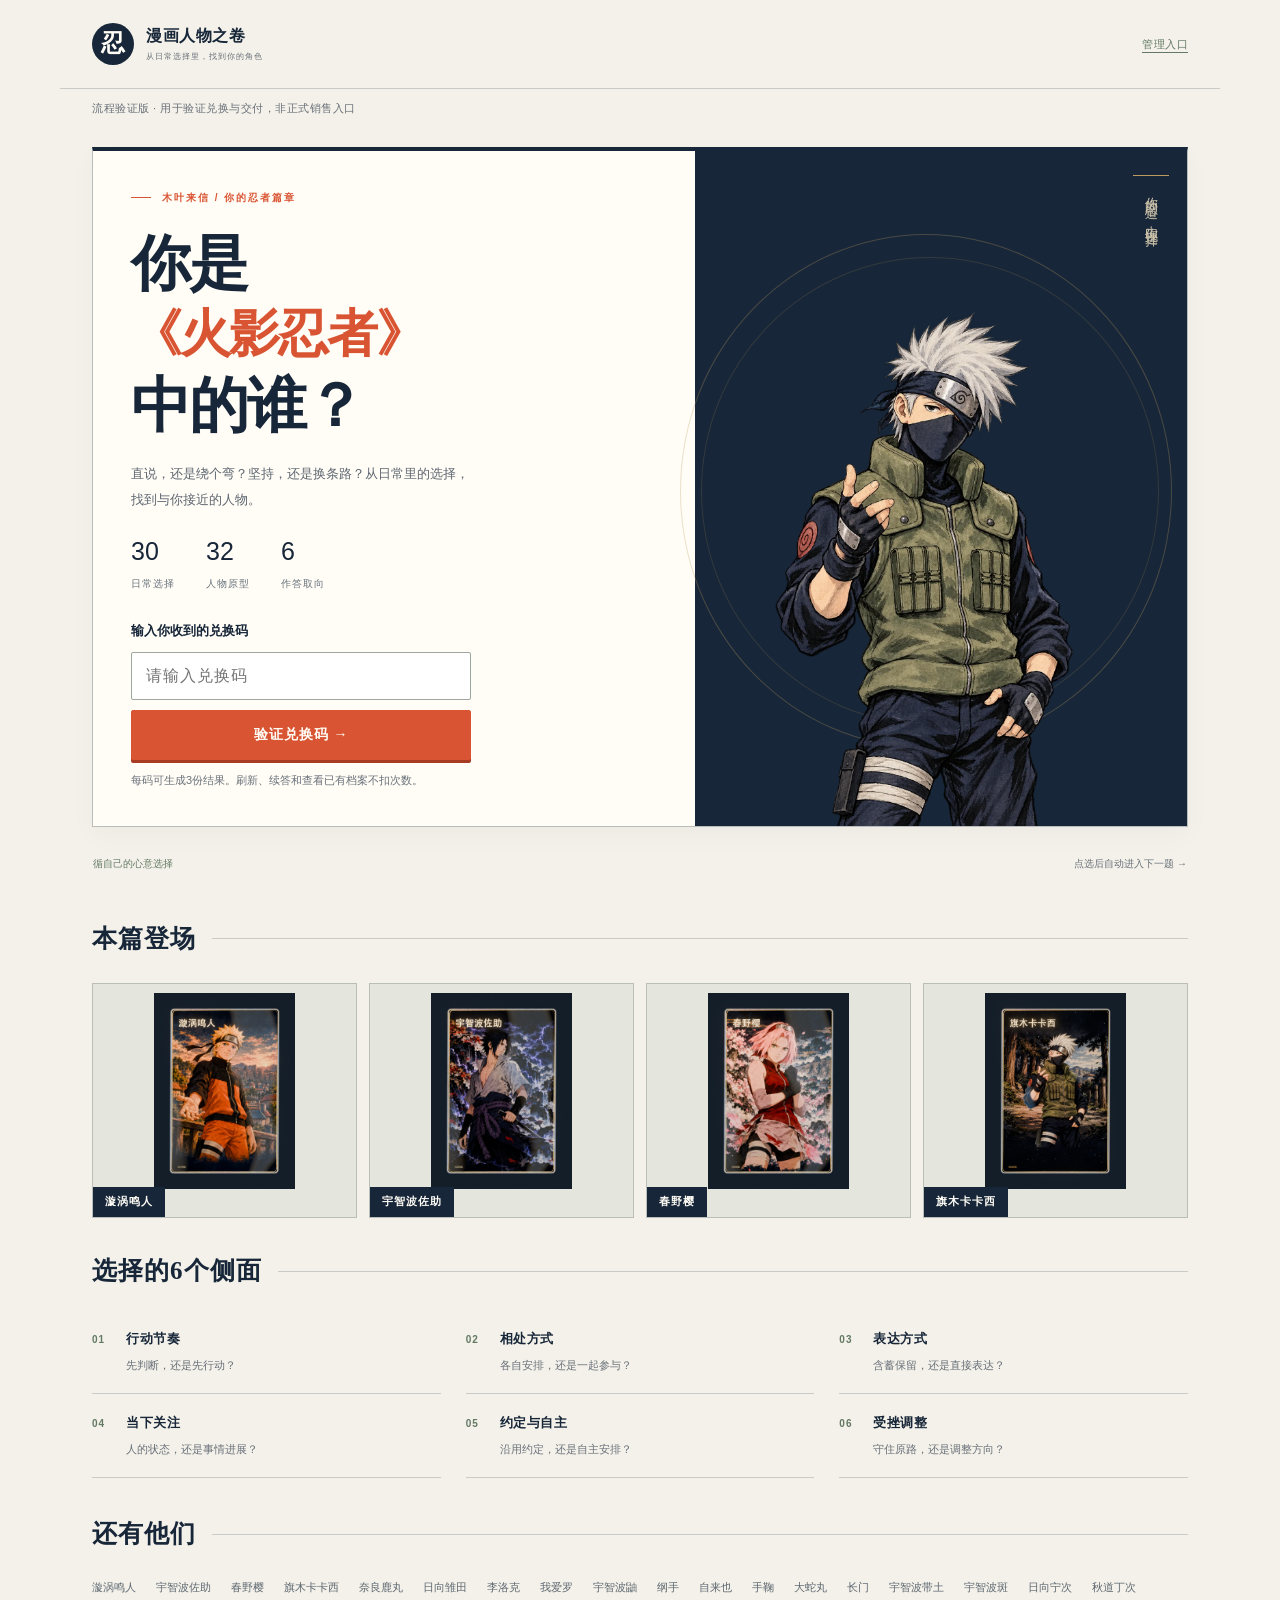
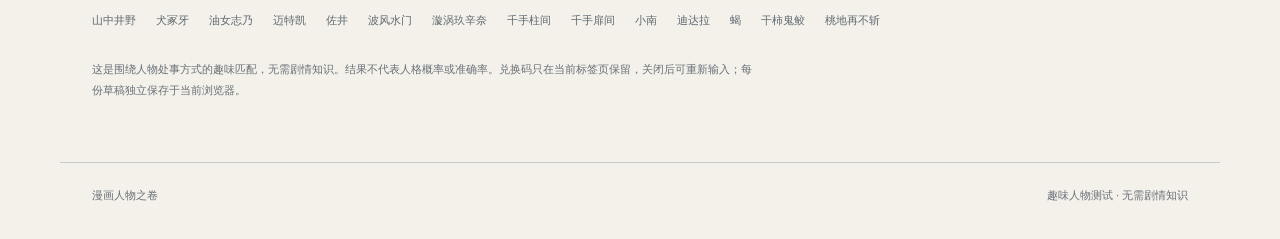
<file: index.html>
<!doctype html>
<html lang="zh-CN">
<head>
  <meta charset="utf-8">
  <meta name="viewport" content="width=device-width,initial-scale=1">
  <meta name="theme-color" content="#f3f1e9">
  <meta name="referrer" content="no-referrer">
  <title>你是《火影忍者》中的谁？</title>
  <link rel="preload" as="image" href="cards/kakashi/assets/hero-subject.webp" type="image/webp" fetchpriority="high">
  <link rel="stylesheet" href="styles.css">
  <link rel="stylesheet" href="manga.css">
  <link rel="stylesheet" href="ninja.css">
  <link rel="stylesheet" href="ninja-motion.css">
  <link rel="stylesheet" href="delivery.css">
</head>
<body data-style="manga" data-theme="ninja">
  <header class="site-header"><a class="brand" href="index.html"><span class="brand-mark">忍</span><span>漫画人物之卷<span class="brand-sub">从日常选择里，找到你的角色</span></span></a><a class="text-link admin-link" href="admin.html">管理入口</a></header>
  <div class="delivery-preview">流程验证版 · 用于验证兑换与交付，非正式销售入口</div>
  <main id="app" class="app-shell" aria-live="polite"><div class="loading"><span class="seal">忍</span><p>正在展开你的卷轴…</p></div></main>
  <footer class="site-footer">漫画人物之卷<span>趣味人物测试 · 无需剧情知识</span></footer>
  <script type="module" src="app.js"></script>
</body>
</html>
</file>
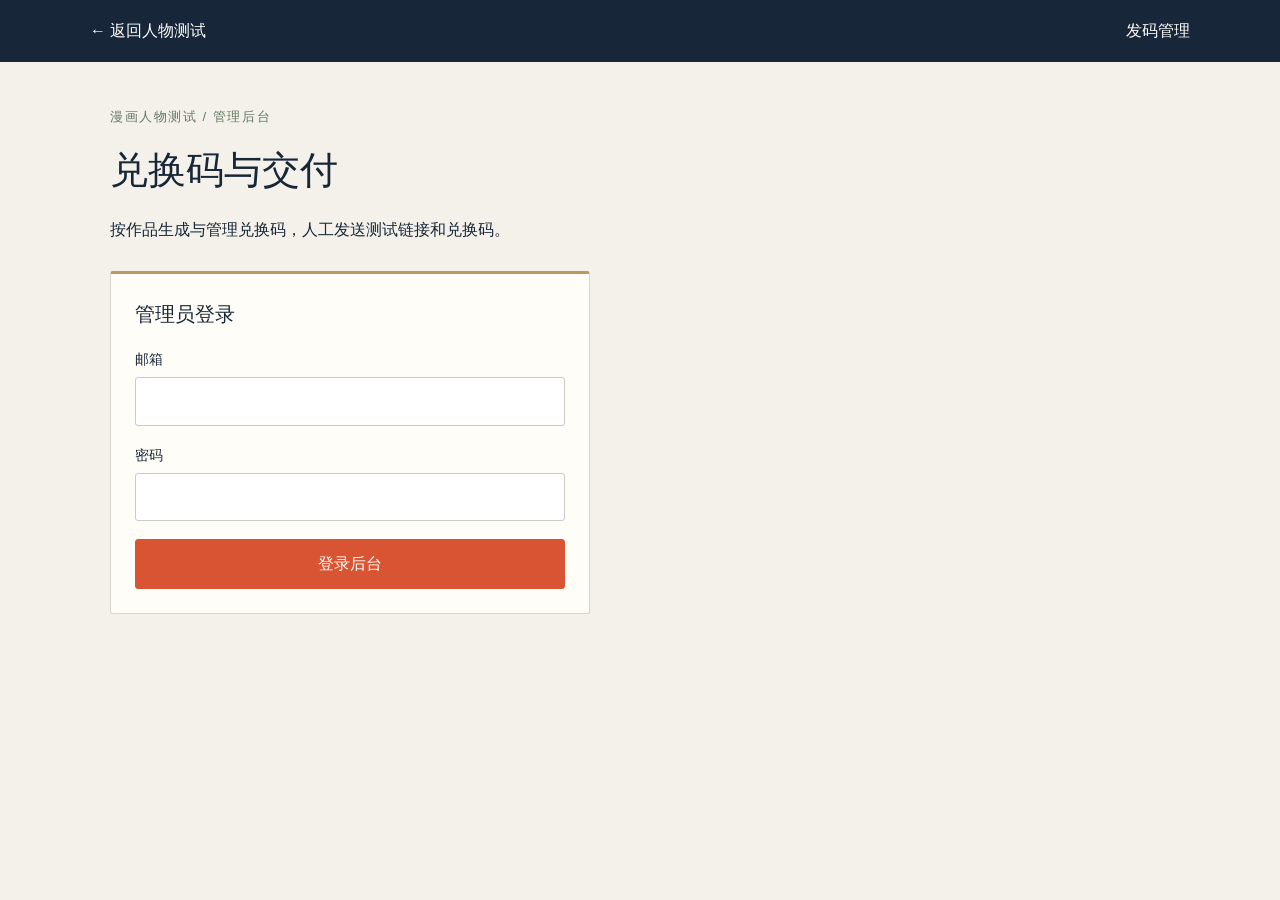
<file: admin.html>
<!doctype html>
<html lang="zh-CN">
<head>
  <meta charset="utf-8">
  <meta name="viewport" content="width=device-width,initial-scale=1">
  <meta name="theme-color" content="#172638">
  <title>漫画人物测试 · 发码管理</title>
  <link rel="stylesheet" href="admin.css">
</head>
<body>
  <header><a href="index.html">← 返回人物测试</a><span>发码管理</span></header>
  <main>
    <div class="heading"><p class="eyebrow">漫画人物测试 / 管理后台</p><h1>兑换码与交付</h1><p>按作品生成与管理兑换码，人工发送测试链接和兑换码。</p></div>
    <p id="status" role="status" aria-live="polite"></p>
    <section id="login-section" class="panel">
      <h2>管理员登录</h2>
      <form id="login-form" method="post">
        <label>邮箱<input id="email" name="email" type="email" autocomplete="username" required></label>
        <label>密码<input id="password" name="password" type="password" autocomplete="current-password" required></label>
        <button type="submit" disabled>登录后台</button>
      </form>
    </section>
    <section id="dashboard" hidden>
      <div class="toolbar"><p id="account"></p><button id="logout" class="secondary">退出登录</button></div>
      <section class="panel">
        <h2>生成新批次</h2>
        <form id="batch-form" class="batch-form">
          <label>漫画作品<select id="work-id" name="workId"></select></label>
          <label>兑换码数量<input id="count" name="count" type="number" min="1" max="1000" value="100" required></label>
          <label>批次备注<input id="note" name="note" maxlength="200" placeholder="例如：火影 · 首轮体验"></label>
          <button type="submit">生成兑换码</button>
        </form>
        <p class="muted">每码可成功生成3份结果。创建后可多次下载CSV；原码仅向管理员提供。</p>
      </section>
      <section class="panel">
        <div class="section-head"><h2>发码批次</h2><button id="refresh" class="secondary">刷新</button></div>
        <div id="batches" class="batch-list"></div>
      </section>
      <section id="codes-panel" class="panel" hidden>
        <div class="section-head"><h2>批次中的兑换码</h2><button id="export" class="secondary">导出本批CSV</button></div>
        <p id="batch-detail" class="muted"></p>
        <div class="table-wrap"><table><thead><tr><th>兑换码</th><th>已用 / 总次数</th><th>状态</th><th>操作</th></tr></thead><tbody id="codes"></tbody></table></div>
      </section>
      <section class="panel muted"><h2>人工交付</h2><p>将测试入口和对应漫画的兑换码发送给买家。CSV包含完整有效码，请妥善保管。停用后不能生成新结果，已经生成的结果会保留。</p></section>
    </section>
  </main>
  <script type="module" src="admin.js"></script>
</body>
</html>
</file>
<file: styles.css>
@charset "UTF-8";
:root{--paper:#f4efe5;--surface:#fffaf1;--ink:#252820;--muted:#777970;--accent:#d95626;--line:#d9d1c0;--soft:#eee5d6;--serif:"Songti SC","STSong",serif;--sans:"PingFang SC","Microsoft YaHei",sans-serif;--radius:5px}
*{box-sizing:border-box}body{margin:0;background:var(--paper);color:var(--ink);font-family:var(--sans);line-height:1.7}button,a{-webkit-tap-highlight-color:transparent}button,input{font:inherit}button{cursor:pointer}button:disabled{cursor:default;opacity:.42}a{color:inherit}button:focus-visible,a:focus-visible,summary:focus-visible{outline:3px solid var(--accent);outline-offset:4px}body[data-style="archive"]{background-image:radial-gradient(#79705215 .65px,transparent .65px);background-size:5px 5px}
body[data-style="modern"]{--paper:#f0f5f3;--surface:#fff;--ink:#163932;--muted:#647d75;--accent:#286f5a;--line:#dce8e2;--soft:#e4eee9;--radius:20px;background-image:radial-gradient(ellipse at 90% 0,#d9e7df 0,transparent 50%)}
body[data-style="manga"]{--paper:#faf8f2;--surface:#fffdf6;--ink:#151515;--muted:#69655d;--accent:#ed5d2a;--line:#202020;--soft:#f3e9d4;--radius:0px;background-image:radial-gradient(#2222 1px,transparent 1px);background-size:9px 9px}
.site-header{max-width:1140px;margin:0 auto;padding:28px 34px;display:flex;justify-content:space-between;align-items:center;border-bottom:1px solid var(--line);gap:20px}.brand{text-decoration:none;display:flex;align-items:center;gap:12px;font-size:16px;font-weight:650;line-height:1.3;letter-spacing:2px}.brand-mark{width:38px;height:38px;border:1px solid var(--ink);display:grid;place-items:center;font-family:var(--serif);font-size:24px;transform:rotate(-5deg)}.brand-sub{display:block;font-size:8px;letter-spacing:2px;font-weight:400;color:var(--muted);margin-top:5px}.text-link{font-size:12px;text-decoration:none;color:var(--muted);letter-spacing:.5px}.text-link:hover{color:var(--accent)}.app-shell{max-width:1040px;margin:0 auto;padding:48px 34px 24px;min-height:72vh}.site-footer{max-width:1040px;margin:26px auto 0;padding:28px 34px 40px;display:flex;justify-content:space-between;border-top:1px solid var(--line);font-size:11px;color:var(--muted);gap:14px}.loading{text-align:center;padding:100px 0}.eyebrow{font-size:10px;letter-spacing:3px;text-transform:uppercase;color:var(--accent);font-weight:650}.muted{color:var(--muted)}.hero{display:grid;grid-template-columns:1.1fr .9fr;align-items:center;gap:45px;min-height:430px}.hero h1{font-family:var(--serif);font-weight:700;letter-spacing:1px;font-size:60px;line-height:1.18;margin:20px 0 24px}.hero h1 em{font-style:normal;color:var(--accent)}.hero .intro{font-size:15px;color:var(--muted);max-width:380px;line-height:1.95}.meta-row{display:flex;gap:24px;margin:28px 0 32px}.meta-item strong{display:block;font-size:24px;font-weight:500;line-height:1.3}.meta-item span{font-size:10px;color:var(--muted);letter-spacing:1px}.btn{display:inline-flex;align-items:center;justify-content:center;gap:30px;min-height:48px;border:1px solid var(--ink);background:var(--ink);color:var(--surface);padding:12px 24px;font-size:14px;text-decoration:none;border-radius:var(--radius);transition:transform .16s,background .16s}.btn:hover{background:var(--accent);border-color:var(--accent)}.btn:active{transform:translateY(1px)}.btn.secondary{background:transparent;color:var(--ink);border-color:var(--line);gap:12px}.btn.secondary:hover{border-color:var(--accent)}.btn.small{min-height:38px;font-size:12px;padding:8px 16px;gap:14px}.start-note{font-size:10px;color:var(--muted);margin:12px 0}.hero-art{position:relative;min-height:385px;display:flex;align-items:center;justify-content:center}.art-orbit{position:absolute;width:330px;height:330px;border:1px solid var(--line);border-radius:50%}.art-orbit:after{content:"";position:absolute;inset:22px;border:1px dashed var(--line);border-radius:50%}.art-label{position:absolute;font-size:9px;color:var(--muted);letter-spacing:3px;bottom:1px;left:50%;transform:translateX(-50%);white-space:nowrap}.archive-card{position:relative;width:260px;height:324px;background:var(--surface);border:1px solid var(--line);padding:24px;transform:rotate(-8deg);box-shadow:8px 13px 0 #26261a09;display:flex;flex-direction:column;justify-content:space-between}.archive-card:before{content:"";position:absolute;inset:10px;border:1px solid var(--line);pointer-events:none}.card-number{font-size:8px;letter-spacing:2px;display:flex;justify-content:space-between}.archive-glyph{font-family:var(--serif);font-size:130px;line-height:1;text-align:center;color:var(--ink);margin:12px 0 0}.card-name{font-family:var(--serif);font-size:24px;text-align:center;letter-spacing:5px}.card-line{width:55px;margin:14px auto 0;height:2px;background:var(--accent)}.stamp{position:absolute;bottom:40px;right:-23px;font-family:var(--serif);font-size:25px;line-height:1.15;color:var(--accent);border:2px solid var(--accent);padding:8px;transform:rotate(15deg);background:var(--paper);opacity:.9}.card-annotation{position:absolute;right:-20px;top:46px;writing-mode:vertical-rl;font-size:10px;letter-spacing:3px;color:var(--muted)}.ribbon{display:flex;justify-content:space-between;border-top:1px solid var(--line);border-bottom:1px solid var(--line);padding:13px 0;margin:30px 0 42px;font-size:10px;color:var(--muted);letter-spacing:1px;gap:16px}.section-label{font-size:10px;letter-spacing:3px;color:var(--muted);display:flex;align-items:center;gap:16px;margin-bottom:18px}.section-label:after{content:"";height:1px;background:var(--line);flex:1}.themes-grid{display:grid;grid-template-columns:repeat(4,1fr);gap:12px}.theme-card{border:1px solid var(--line);padding:20px 17px;background:var(--surface);border-radius:var(--radius)}.theme-card span{font-size:9px;color:var(--accent);letter-spacing:1px}.theme-card h3{font-size:13px;margin:10px 0 7px;font-weight:600}.theme-card p{font-size:11px;color:var(--muted);margin:0;line-height:1.75}.roster{margin-top:38px}.roster-chips{display:flex;gap:8px;flex-wrap:wrap}.roster-chips span{border:1px solid var(--line);font-size:11px;padding:5px 11px;background:var(--surface);border-radius:var(--radius)}.home-notes{font-size:11px;color:var(--muted);margin-top:24px;max-width:600px}.quiz-container{max-width:640px;margin:0 auto}.quiz-top{display:flex;justify-content:space-between;font-size:10px;letter-spacing:1px;margin-bottom:12px;color:var(--muted)}.progress-track{height:3px;background:var(--line);margin-bottom:42px}.progress-track i{display:block;background:var(--accent);height:100%;transition:width .2s}.question-index{color:var(--accent);font-family:var(--serif);font-size:48px;line-height:1;margin:0 0 17px}.quiz-container h1{font-family:var(--serif);font-size:29px;line-height:1.55;margin:0 0 18px;letter-spacing:.6px}.question-context{font-size:14px;line-height:1.9;color:var(--muted);margin-bottom:28px}.options{display:grid;gap:11px}.option{display:flex;align-items:flex-start;gap:18px;text-align:left;width:100%;border:1px solid var(--line);border-radius:var(--radius);padding:20px;background:var(--surface);color:var(--ink);font-size:13px;line-height:1.9;transition:border-color .15s,background .15s}.option:hover{border-color:var(--accent)}.option[aria-pressed="true"]{border-color:var(--accent);background:var(--soft);box-shadow:inset 3px 0 var(--accent)}.option-letter{font-size:11px;color:var(--muted);font-family:Georgia,serif;width:22px;flex-shrink:0;padding-top:2px}.option[aria-pressed="true"] .option-letter{color:var(--accent)}.quiz-nav{display:flex;justify-content:space-between;margin-top:28px;gap:15px}.quiz-hint{font-size:10px;text-align:center;color:var(--muted);margin-top:22px}.notice{padding:12px 16px;border:1px solid var(--line);background:var(--soft);font-size:12px;margin:0 0 24px;border-radius:var(--radius)}.result-container{max-width:800px;margin:0 auto}.result-heading{text-align:center;margin-bottom:24px}.result-heading h1{font-family:var(--serif);font-size:32px;line-height:1.45;margin:12px 0}.result-heading p{font-size:12px;color:var(--muted)}.result-cards{display:grid;grid-template-columns:repeat(auto-fit,minmax(250px,1fr));gap:18px}.result-card{position:relative;overflow:hidden;background:var(--surface);border:1px solid var(--line);padding:32px;border-radius:var(--radius);min-height:270px}.result-card:before{content:"";position:absolute;left:0;top:0;width:100%;height:4px;background:var(--accent)}.result-name{font-family:var(--serif);font-size:40px;line-height:1.4;margin:30px 0 4px;position:relative}.result-epithet{font-size:12px;color:var(--muted);letter-spacing:2px;position:relative}.result-glyph{position:absolute;right:20px;top:45px;font-family:var(--serif);font-size:145px;line-height:1;color:var(--soft);pointer-events:none}.tags{display:flex;gap:6px;flex-wrap:wrap;margin-top:22px;position:relative}.tag{font-size:10px;border:1px solid var(--line);padding:4px 9px;border-radius:var(--radius)}.result-snapshot{font-size:13px;line-height:1.9;position:relative}.result-actions{display:flex;justify-content:center;gap:12px;flex-wrap:wrap;margin:23px 0 30px}.result-note{text-align:center;font-size:11px;color:var(--muted);margin:22px auto;max-width:620px}.close-candidates{font-size:12px;background:var(--soft);padding:14px 18px;margin:20px 0;border-radius:var(--radius)}.report{border-top:1px solid var(--line);margin-top:36px;padding-top:30px}.report-title{display:flex;justify-content:space-between;align-items:baseline;gap:15px;margin:0 0 20px}.report-title h2{font-family:var(--serif);font-size:26px;margin:0}.report-title span{font-size:9px;color:var(--muted);letter-spacing:2px}.report-block{margin:26px 0}.report-block h3{font-size:13px;color:var(--accent);margin:0 0 12px;font-weight:650;letter-spacing:1px}.report-block p,.report-block li{font-size:13px;line-height:1.95}.report-block ul{padding-left:20px}.evidence-grid{display:grid;gap:12px}.evidence-card{background:var(--surface);border:1px solid var(--line);border-radius:var(--radius);padding:18px 20px}.evidence-card small{font-size:10px;color:var(--accent);letter-spacing:1px}.evidence-card p{font-size:12px;margin:9px 0}.evidence-card blockquote{font-size:12px;line-height:1.8;color:var(--muted);border-left:2px solid var(--accent);margin:12px 0 0;padding-left:13px}.comparison-grid{display:grid;grid-template-columns:1fr 1fr;gap:16px}.comparison-box{background:var(--surface);border:1px solid var(--line);border-radius:var(--radius);padding:22px}.comparison-box h3{font-size:13px;margin:0 0 12px}.comparison-box ul{font-size:12px;margin:0;padding-left:17px;line-height:1.95}.topic-summary{display:grid;grid-template-columns:repeat(2,1fr);gap:9px}.topic-match{display:flex;justify-content:space-between;padding:10px 13px;border:1px solid var(--line);border-radius:var(--radius);font-size:11px;gap:10px}.topic-match span{color:var(--muted)}.fine-print{font-size:10px!important;color:var(--muted)}.error-card{border:1px solid var(--line);padding:32px;max-width:600px;margin:60px auto;background:var(--surface)}.error-card h1{font-family:var(--serif);font-size:27px}.error-card p{font-size:13px;color:var(--muted)}.status-text{text-align:center;color:var(--accent);font-size:12px;min-height:22px}.reset-box{display:none;text-align:center;background:var(--soft);padding:20px;border:1px solid var(--line);margin:20px 0}.reset-box.show{display:block}.reset-box p{font-size:13px}.style-menu{display:flex;gap:8px;justify-content:center;flex-wrap:wrap;margin-top:16px}.style-menu button{border:1px solid var(--line);background:var(--surface);color:var(--muted);font-size:10px;border-radius:var(--radius);padding:6px 12px}.style-menu button[aria-pressed="true"]{border-color:var(--accent);color:var(--accent)}
body[data-style="modern"] .hero h1,body[data-style="modern"] .quiz-container h1,body[data-style="modern"] .result-heading h1,body[data-style="modern"] .result-name,body[data-style="modern"] .report-title h2{font-family:var(--sans);letter-spacing:-1px}body[data-style="modern"] .hero h1{font-size:55px}body[data-style="modern"] .brand-mark{border-radius:12px;transform:none;color:var(--accent);border-color:var(--line)}body[data-style="modern"] .archive-card{border-radius:26px;transform:rotate(5deg);box-shadow:0 25px 60px #1d4e3520;background:linear-gradient(150deg,#fff,#e0ece4);border:0}body[data-style="modern"] .archive-card:before{border:0}body[data-style="modern"] .stamp{border-radius:50%;font-size:18px;padding:13px;transform:rotate(-5deg)}body[data-style="modern"] .ribbon{border:0;background:var(--soft);border-radius:20px;padding:16px 20px}body[data-style="modern"] .theme-card{border:0}body[data-style="modern"] .btn{background:var(--accent);border-color:var(--accent)}body[data-style="modern"] .btn.secondary{background:transparent;border-color:var(--line);color:var(--ink)}body[data-style="modern"] .option[aria-pressed="true"]{box-shadow:none;background:#e8f1eb}body[data-style="modern"] .progress-track{border-radius:20px;height:5px}body[data-style="modern"] .progress-track i{border-radius:20px}body[data-style="modern"] .question-index{font-family:var(--sans);font-size:34px}body[data-style="modern"] .result-card{box-shadow:0 16px 35px #244c3010;border:0}body[data-style="modern"] .result-card:before{height:0}
body[data-style="manga"] .site-header{border-bottom:2px solid var(--ink)}body[data-style="manga"] .hero h1{font-family:var(--sans);font-weight:900;font-size:58px;letter-spacing:-2px;line-height:1.12;transform:rotate(-2deg)}body[data-style="manga"] .hero h1 em{background:var(--accent);color:var(--surface);padding:0 8px}body[data-style="manga"] .archive-card{transform:rotate(-5deg);border:3px solid var(--ink);box-shadow:10px 10px 0 var(--ink);background:linear-gradient(135deg,#fffbf0 60%,#f4dcc2)}body[data-style="manga"] .archive-glyph{font-family:var(--sans);font-weight:900}body[data-style="manga"] .stamp{background:var(--accent);color:var(--surface);border:2px solid var(--ink);font-weight:900;transform:rotate(9deg);font-family:var(--sans)}body[data-style="manga"] .ribbon{border:2px solid var(--ink);background:var(--ink);color:var(--surface);padding:13px 18px;transform:rotate(.5deg)}body[data-style="manga"] .btn{border:2px solid var(--ink);box-shadow:4px 4px 0 var(--accent);font-weight:700}body[data-style="manga"] .theme-card{border:2px solid var(--ink);box-shadow:3px 3px 0 #1e1e1e16}body[data-style="manga"] .question-index{background:var(--accent);color:white;display:inline-block;padding:9px 16px;font-family:var(--sans);font-weight:900;transform:rotate(-4deg);font-size:32px;border:2px solid var(--ink)}body[data-style="manga"] .quiz-container h1{font-family:var(--sans);font-size:29px;font-weight:850}body[data-style="manga"] .option{border:2px solid var(--ink);box-shadow:3px 3px 0 #2221}body[data-style="manga"] .option[aria-pressed="true"]{background:#ffe6ce;border-color:var(--ink);box-shadow:4px 4px 0 var(--accent)}body[data-style="manga"] .result-card{border:2px solid var(--ink);box-shadow:5px 5px 0 var(--ink)}body[data-style="manga"] .result-name{font-family:var(--sans);font-weight:900}body[data-style="manga"] .result-glyph{font-family:var(--sans);font-weight:900;color:#ed5d2a19}body[data-style="manga"] .tag{border:1px solid var(--ink);background:var(--surface)}
@media(max-width:720px){.site-header{padding:19px 22px}.brand{font-size:14px;letter-spacing:1px}.brand-sub{font-size:7px}.site-header>.text-link{font-size:10px}.app-shell{padding:30px 22px 20px}.hero{display:flex;flex-direction:column;gap:10px;align-items:stretch}.hero h1{font-size:42px;margin:17px 0 18px}.hero .intro{font-size:13px}.hero-art{min-height:310px;order:-1;margin:-5px 0 5px}.archive-card{width:200px;height:246px;padding:20px}.archive-glyph{font-size:96px;margin:7px 0}.card-name{font-size:20px}.art-orbit{width:275px;height:275px}.stamp{font-size:19px;right:-20px;bottom:32px}.card-annotation{right:-24px;top:45px;font-size:8px}.meta-row{margin:24px 0 27px;gap:32px}.meta-item strong{font-size:22px}.hero .btn{width:100%;justify-content:space-between}.ribbon{font-size:9px;margin:25px 0 32px;gap:9px;flex-wrap:wrap}.themes-grid{grid-template-columns:1fr 1fr;gap:9px}.theme-card{padding:15px 13px}.theme-card p{font-size:10px}.site-footer{padding:22px;display:block;font-size:9px}.site-footer span{display:block;margin-top:7px}.quiz-top{font-size:9px}.progress-track{margin-bottom:30px}.question-index{font-size:38px}.quiz-container h1{font-size:25px}.question-context{font-size:13px;margin-bottom:23px}.option{padding:16px 15px;gap:13px;font-size:12px}.quiz-nav .btn{font-size:12px;padding:12px 18px;gap:15px}.result-heading h1{font-size:26px}.result-heading p{font-size:11px}.result-card{padding:26px}.result-name{font-size:36px}.result-actions .btn{font-size:11px;padding:10px 15px;gap:10px}.comparison-grid{grid-template-columns:1fr}.topic-summary{grid-template-columns:1fr}.report-title h2{font-size:23px}.report-title span{font-size:8px}.result-cards{grid-template-columns:1fr}.result-snapshot{font-size:12px}body[data-style="modern"] .hero h1{font-size:40px}body[data-style="manga"] .hero h1{font-size:42px}body[data-style="manga"] .quiz-container h1{font-size:25px}}
.brand-sub{letter-spacing:.6px}.has-holo{background:transparent!important;border:0!important;box-shadow:none!important;padding:0!important}.has-holo:before{display:none}.has-holo .result-name{margin:18px 0 0}.has-holo .tags{margin-top:12px}.has-holo .result-snapshot{max-width:650px}.hero-illustration{width:100%;max-height:460px;object-fit:contain;position:relative;filter:drop-shadow(7px 9px 0 #17171410)}body[data-style="manga"]{background-image:none}body[data-style="manga"] .hero h1{transform:none}body[data-style="manga"] .brand-mark{border-width:2px;transform:rotate(-3deg)}body[data-style="manga"] .themes-grid{grid-template-columns:1fr 1fr;gap:0 30px}body[data-style="manga"] .theme-card{border:0;border-bottom:1px solid #29261e33;box-shadow:none;padding:21px 0;background:transparent;display:grid;grid-template-columns:27px 1fr;column-gap:12px}body[data-style="manga"] .theme-card>span{grid-row:1/3;font-size:12px;padding-top:8px}body[data-style="manga"] .theme-card h3{margin:3px 0 5px}body[data-style="manga"] .theme-card p{font-size:11px}body[data-style="manga"] .ribbon{transform:none;background:transparent;color:var(--muted);border:0;border-top:2px solid var(--ink);border-bottom:1px solid var(--ink);padding:15px 0;letter-spacing:0}body[data-style="manga"] .roster-chips span{border:0;border-bottom:1px solid #27271e28;padding:8px 15px 8px 0;min-width:90px;background:transparent}body[data-style="manga"] .result-heading{text-align:left;border-bottom:3px solid var(--ink);padding-bottom:18px;margin-bottom:28px}body[data-style="manga"] .result-heading h1{font-family:var(--sans);font-weight:850;font-size:36px;letter-spacing:-.8px;max-width:700px;line-height:1.5}body[data-style="manga"] .report-title h2{font-family:var(--sans);font-weight:750}body[data-style="manga"] .report-block{margin:32px 0}body[data-style="manga"] .evidence-card{background:#fffdf6;border:0;border-left:3px solid var(--ink);border-bottom:1px solid #29261e26;padding:16px 20px}body[data-style="manga"] .comparison-box{border:0;border-top:2px solid var(--ink);padding:20px 0;background:transparent}body[data-style="manga"] .result-snapshot{font-size:14px;line-height:2}body[data-style="manga"] .report-block p{line-height:2.05}.sample-link{display:inline-block;margin-top:18px;font-size:12px;text-decoration:none;border-bottom:1px solid var(--ink)}@media(max-width:720px){.hero-illustration{max-height:330px}body[data-style="manga"] .result-heading h1{font-size:27px;letter-spacing:0}body[data-style="manga"] .theme-card{padding:16px 0;grid-template-columns:20px 1fr;column-gap:8px}body[data-style="manga"] .themes-grid{column-gap:18px}body[data-style="manga"] .theme-card p{font-size:10px}body[data-style="manga"] .result-snapshot{font-size:13px}}
@media(prefers-reduced-motion:reduce){*{transition:none!important;scroll-behavior:auto!important}}
:root .hero-illustration{margin:0;gap:15px;filter:none;align-items:flex-end}.hero-illustration img{width:78%;height:430px;object-fit:contain;filter:drop-shadow(7px 9px 0 #17171410)}.hero-illustration figcaption{writing-mode:vertical-rl;font-size:11px;letter-spacing:2px;line-height:2.2;color:var(--muted);padding-bottom:40px}@media(max-width:720px){.hero-illustration img{height:285px}.hero-illustration figcaption{font-size:10px;padding-bottom:20px}}
.trial-notice{font-size:12px;line-height:1.9;border-bottom:1px solid var(--line);padding-bottom:18px;margin:0 0 28px;color:var(--muted)}.trial-notice a{display:block;width:fit-content;color:var(--ink);margin-top:7px;text-decoration:none;border-bottom:1px solid var(--ink)}.choice-reading{font-size:11px!important;color:var(--muted)}
.headline-phrase{display:inline-block;max-width:100%}
.candidate-list{display:grid;gap:0;border-top:2px solid var(--ink);margin-top:24px}.candidate-button{display:grid;grid-template-columns:125px 1fr;align-items:center;gap:14px;padding:20px 14px;text-align:left;background:transparent;border:0;border-bottom:1px solid var(--line);color:var(--ink)}.candidate-button strong{font-size:16px}.candidate-button span{font-size:12px;color:var(--muted)}.candidate-button:hover,.candidate-button[aria-pressed="true"]{background:var(--soft)}.candidate-button[aria-pressed="true"]{border-left:4px solid var(--accent);padding-left:10px}.candidate-epithet{font-size:28px;line-height:1.6;margin:35px 0 8px}.candidate-prompt,.uncertainty-note{font-size:12px;line-height:2;color:var(--muted);margin:25px 0}.chosen-comparison .result-card{margin-top:24px}.result-note a{display:block;margin-top:10px}@media(max-width:720px){.candidate-button{grid-template-columns:90px 1fr;padding:18px 8px;gap:8px}.candidate-button strong{font-size:14px}.candidate-button span{font-size:11px}.candidate-button[aria-pressed="true"]{padding-left:4px}.candidate-epithet{font-size:23px}}
.export-preview{display:block;max-width:100%;width:300px;height:auto;margin:15px 0 30px;border:1px solid var(--line)}

.holo-animation{display:block;max-width:360px;margin:20px auto 0;background:#fff}.holo-animation img{display:block;width:100%;height:auto}.card-download{font-size:11px;text-align:center;margin:12px 0 20px}.card-download a{text-decoration:none;border-bottom:1px solid var(--line);padding-bottom:3px}
.radar-figure{margin:16px 0}.radar-layout{display:grid;grid-template-columns:minmax(0,360px) minmax(0,1fr);align-items:center;gap:24px}.radar-figure svg{display:block;width:100%;height:auto;color:var(--ink)}.radar-grid{fill:none;stroke:currentColor;opacity:.18}.radar-shape{fill:var(--accent);fill-opacity:.2;stroke:var(--accent);stroke-width:2}.radar-point{fill:var(--accent)}.radar-labels{font:12px var(--sans);fill:var(--ink)}.radar-legend{display:grid;gap:12px;min-width:0}.radar-axis strong{font-size:11px;font-weight:600}.radar-ends{display:flex;justify-content:space-between;gap:8px;font-size:11px;color:var(--muted)}.radar-scale{height:3px;background:var(--line);margin:7px 4px 1px;position:relative}.radar-scale i{position:absolute;left:var(--radar-position);top:50%;width:7px;height:7px;background:var(--accent);border-radius:50%;transform:translate(-50%,-50%)}.radar-axis small,.radar-figure figcaption{font-size:11px;line-height:1.8;color:var(--muted)}.radar-figure figcaption{margin-top:18px}.choice-radar .report-title{flex-wrap:wrap;gap:8px}.choice-radar .report-title span{letter-spacing:0}@media(max-width:720px){.radar-layout{grid-template-columns:minmax(0,1fr);gap:2px}.radar-figure svg{max-width:360px;margin:auto}.radar-legend{grid-template-columns:repeat(2,minmax(0,1fr));gap:15px 20px}.radar-ends{font-size:10px;gap:3px}.radar-axis strong{font-size:11px}.radar-figure figcaption{font-size:10px}}

.character-quote{margin:24px 0 4px;padding:16px 0;border-top:1px solid var(--line);font-size:19px;font-weight:650;line-height:1.8}.character-quote footer{font-size:10px;color:var(--muted);font-weight:400;margin-top:10px}.character-quote a{color:inherit}.result-cards .result-epithet{font-size:17px;letter-spacing:0;line-height:1.8;color:var(--ink);max-width:35em}.close-candidates summary,.report-block summary{cursor:pointer;font-size:13px}.close-candidates details{margin:15px 0}.result-card:has(.character-quote){min-width:0}

.result-poster-layout{border:2px solid var(--ink);border-top:6px solid var(--accent);background:var(--surface);padding:30px 38px 34px;text-align:center}
.poster-heading{font-size:28px;line-height:1.5;margin:14px 0 26px;letter-spacing:0}
.result-poster-layout .holo-animation{margin:0 auto 24px;max-width:300px}
.result-poster-layout .result-name{font-family:var(--sans);font-size:44px;font-weight:850;line-height:1.4;margin:5px 0 20px}
.character-label{font-size:13px;color:var(--accent);font-weight:600;letter-spacing:1px;margin:20px 0 5px}
.character-traits{display:flex;justify-content:center;flex-wrap:wrap;gap:8px;margin:16px 0 23px}
.character-traits>span{display:inline-block;border:1px solid var(--ink);padding:5px 12px;font-size:12px;line-height:1.5;background:var(--surface)}
.match-count{display:inline-flex;align-items:baseline;justify-content:center;gap:5px;margin:0 auto 23px;padding:8px 19px;background:var(--ink);color:var(--surface);font-size:13px;line-height:1.6}
.match-count strong{font-size:28px;line-height:1.3;font-weight:750}.match-count small{font-size:11px}
.result-core-trait{font-size:18px;line-height:1.8;font-weight:650;margin:0 auto 22px;max-width:34em}
.result-conclusion{font-size:14px;line-height:2.05;max-width:620px;margin:0 auto;padding-top:22px;border-top:1px solid var(--line);text-align:left}
.character-text-card{width:300px;max-width:100%;min-height:240px;border:2px solid var(--ink);border-top:6px solid var(--accent);margin:0 auto 24px;display:flex;flex-direction:column;align-items:center;justify-content:center;gap:30px;padding:22px;background:var(--paper)}
.character-text-card>strong{font-size:27px;line-height:1.5}.character-text-card>span{font-size:11px;color:var(--muted)}
.nearby-list{display:grid;gap:0;padding:0;margin:18px 0 0;list-style:none;border-top:2px solid var(--ink)}
.nearby-item{display:flex;align-items:center;justify-content:space-between;gap:14px;padding:16px 0;border-bottom:1px solid var(--line);font-size:13px;min-width:0}
.nearby-item strong{font-size:14px}.nearby-rank{font-size:11px;color:var(--accent);min-width:22px}.nearby-count{font-size:12px;color:var(--muted);white-space:nowrap}.nearby-name{flex:1}
.status-text .export-preview{margin-left:auto;margin-right:auto}
@media(max-width:720px){.result-poster-layout{padding:24px 18px 26px}.poster-heading{font-size:22px;margin-bottom:22px}.result-poster-layout .result-name{font-size:34px;margin-bottom:16px}.character-label{font-size:12px}.character-traits{gap:6px;margin:15px 0 20px}.character-traits>span{font-size:11px;padding:5px 10px}.match-count{font-size:12px;margin-bottom:20px}.match-count strong{font-size:25px}.result-core-trait{font-size:16px}.result-conclusion{font-size:13px;padding-top:20px}.nearby-item{gap:9px;font-size:12px}.nearby-item strong{font-size:13px}}

.nearby-name h3{font-size:15px;margin:0 0 3px}.nearby-name p{font-size:11px;color:var(--muted);margin:0}.nearby-count small{display:block;text-align:right;color:var(--accent);font-size:10px}.nearby-count strong{font-size:12px}@media(max-width:720px){.nearby-name h3{font-size:13px}.nearby-count strong{font-size:10px}}

.choice-preview{max-width:620px;margin:0 auto 22px;padding:15px 18px;border-left:3px solid var(--accent);background:var(--paper);text-align:left}
.choice-preview small{font-size:10px;color:var(--muted)}.choice-preview blockquote{font-size:13px;font-weight:600;line-height:1.9;margin:8px 0}.choice-preview p{font-size:12px;line-height:1.9;margin:8px 0;color:var(--muted)}.choice-preview a{font-size:11px;color:var(--accent);text-decoration:none;border-bottom:1px solid currentColor}
</file>
<file: manga.css>
@charset "UTF-8";

/* Comic review direction, used by the standalone design preview. */
body[data-style="manga"] {
  --paper: #f4f0e6;
  --surface: #fffdf7;
  --ink: #1b1b19;
  --muted: #726d63;
  --accent: #dc4828;
  --soft: #f3dfcc;
  --line: #c9c2b4;
  background-color: var(--paper);
  background-image: linear-gradient(var(--paper), var(--paper)), radial-gradient(#1b1b1933 .65px, transparent .85px);
  background-size: min(1160px, calc(100% - 16px)) 100%, 6px 6px;
  background-position: center top, left top;
  background-repeat: no-repeat, repeat;
  color: var(--ink);
}
body[data-style="manga"] .site-header { max-width: 1160px; padding: 24px 32px 19px; border-bottom: 3px solid var(--ink); }
body[data-style="manga"] .brand { font-weight: 850; letter-spacing: 1px; }
body[data-style="manga"] .brand-mark { width: 40px; height: 40px; background: var(--ink); color: var(--surface); border: 0; transform: none; }
body[data-style="manga"] .brand-sub { letter-spacing: 1px; }
body[data-style="manga"] .app-shell { max-width: 1160px; padding: 32px 32px 24px; }
body[data-style="manga"] .site-footer { max-width: 1160px; padding: 23px 32px 34px; border-top: 1px solid var(--ink); }
body[data-style="manga"] .eyebrow { color: var(--accent); font-size: 10px; letter-spacing: 2px; font-weight: 750; }
body[data-style="manga"] .btn { min-height: 49px; padding: 12px 25px; border: 2px solid var(--ink); box-shadow: 3px 3px 0 var(--accent); font-weight: 750; transition: transform .15s, background .15s, box-shadow .15s; }
body[data-style="manga"] .btn:hover { background: var(--accent); border-color: var(--ink); box-shadow: 3px 3px 0 var(--ink); }
body[data-style="manga"] .btn:active { transform: translate(2px, 2px); box-shadow: 1px 1px 0 var(--ink); }
body[data-style="manga"] .btn.secondary { background: var(--surface); color: var(--ink); box-shadow: none; }
body[data-style="manga"] .btn.secondary:hover { background: var(--soft); }
body[data-style="manga"] .btn.small { min-height: 40px; padding: 8px 15px; }
body[data-style="manga"] .btn:disabled { box-shadow: none; }

/* Cover: one large illustration panel, with the opening action in the copy. */
body[data-style="manga"] .comic-cover { position: relative; isolation: isolate; overflow: hidden; display: grid; grid-template-columns: 1.1fr .9fr; align-items: stretch; gap: 0; min-height: 560px; background: var(--surface); border: 2px solid var(--ink); }
body[data-style="manga"] .hero-copy { position: relative; z-index: 2; padding: 41px 0 34px 38px; }
body[data-style="manga"] .comic-cover .eyebrow { margin: 0 0 21px; }
body[data-style="manga"] .comic-cover h1 { position: relative; margin: 0 0 21px; font-family: var(--sans); font-size: clamp(42px, 4.3vw, 61px); line-height: 1.12; font-weight: 900; letter-spacing: -2px; transform: none; }
body[data-style="manga"] .comic-cover h1 > span,
body[data-style="manga"] .comic-cover h1 > em { display: block; width: fit-content; }
body[data-style="manga"] .comic-cover h1 > em { margin: 7px 0; padding: 4px 8px 7px; background: var(--ink); color: var(--surface); font-size: .82em; letter-spacing: -1px; transform: rotate(-2deg); }
body[data-style="manga"] .comic-cover .intro { max-width: 25em; margin: 0; color: #5a554d; font-size: 13px; line-height: 1.9; }
body[data-style="manga"] .comic-cover .meta-row { margin: 23px 0 22px; gap: 30px; }
body[data-style="manga"] .meta-item strong { font-size: 23px; font-weight: 800; }
body[data-style="manga"] .meta-item span { font-size: 10px; }
body[data-style="manga"] .hero-start .btn { min-width: 220px; justify-content: space-between; }
body[data-style="manga"] .hero-start .start-note { margin: 11px 0 0; }
body[data-style="manga"] .comic-cover .hero-art { z-index: 1; position: relative; order: initial; min-height: 0; max-height: none; margin: 0; padding: 35px 16px 0 0; display: flex; align-items: flex-end; justify-content: center; gap: 0; background: transparent; }
body[data-style="manga"] .comic-cover .hero-art::before { content: ""; position: absolute; z-index: -1; inset: 44px -40px 44px 0; background: radial-gradient(#1b1b1955 .65px, transparent .85px) 0 0 / 5px 5px, #f1e5d1; clip-path: polygon(20% 0, 100% 0, 100% 100%, 0 100%); }
body[data-style="manga"] .comic-cover .hero-art::after { content: ""; position: absolute; z-index: -1; top: 52px; bottom: 52px; left: 26px; width: 3px; background: var(--ink); transform: rotate(8deg); }
body[data-style="manga"] .comic-cover .hero-art img { display: block; width: 100%; max-width: 440px; height: 510px; object-fit: contain; object-position: center bottom; filter: none; }
body[data-style="manga"] .comic-cover .hero-art figcaption { position: absolute; right: 15px; top: 26px; padding: 9px 5px; color: var(--ink); background: var(--surface); font-size: 10px; writing-mode: vertical-rl; letter-spacing: 2px; line-height: 1.7; }
body[data-style="manga"] .ribbon { margin: 16px 0 37px; padding: 12px 2px; border: 0; border-bottom: 1px solid var(--ink); background: transparent; transform: none; color: var(--muted); font-size: 10px; letter-spacing: 0; }
body[data-style="manga"] .home-section-title { display: flex; align-items: center; gap: 16px; margin: 0 0 18px; font-size: 20px; font-weight: 850; letter-spacing: -.4px; }
body[data-style="manga"] .home-section-title::after { content: ""; flex: 1; height: 3px; background: var(--ink); }
body[data-style="manga"] .themes-grid { grid-template-columns: repeat(3, minmax(0, 1fr)); gap: 0 25px; }
body[data-style="manga"] .theme-card { display: grid; grid-template-columns: 25px minmax(0, 1fr); gap: 0 9px; padding: 18px 0; border: 0; border-bottom: 1px solid var(--line); background: transparent; box-shadow: none; }
body[data-style="manga"] .theme-card > span { grid-row: 1 / 3; padding-top: 3px; font-size: 10px; font-weight: 750; }
body[data-style="manga"] .theme-card h3 { margin: 0 0 6px; font-size: 13px; }
body[data-style="manga"] .theme-card p { font-size: 11px; }
body[data-style="manga"] .cast-strip { display: grid; grid-template-columns: repeat(4, minmax(0, 1fr)); gap: 9px; margin: 31px 0 27px; }
body[data-style="manga"] .cast-panel { position: relative; min-width: 0; height: 235px; padding: 9px 9px 27px; overflow: hidden; border: 2px solid var(--ink); background: radial-gradient(#1b1b1922 .65px, transparent .85px) 0 0 / 5px 5px, #e9dfce; }
body[data-style="manga"] .cast-panel img { display: block; width: 100%; height: 100%; object-fit: contain; object-position: center; }
body[data-style="manga"] .cast-panel span { position: absolute; bottom: 0; left: 0; padding: 5px 12px 6px; background: var(--surface); border-top: 2px solid var(--ink); border-right: 2px solid var(--ink); font-size: 13px; font-weight: 800; }
body[data-style="manga"] .roster { margin-top: 35px; }
body[data-style="manga"] .roster-chips { gap: 5px 20px; }
body[data-style="manga"] .roster-chips span { min-width: 0; padding: 5px 0; border: 0; background: none; color: #57534c; font-size: 11px; }
body[data-style="manga"] .home-notes { max-width: 660px; line-height: 1.9; }

/* A question is one panel; every option has the same weight and hit area. */
body[data-style="manga"] .comic-quiz { max-width: 790px; padding-top: 14px; }
body[data-style="manga"] .quiz-top { align-items: center; margin-bottom: 13px; color: var(--ink); font-size: 11px; letter-spacing: .4px; }
body[data-style="manga"] .quiz-top > span:last-child { font-weight: 750; font-variant-numeric: tabular-nums; }
body[data-style="manga"] .progress-track { height: 5px; margin-bottom: 29px; background: #1b1b191c; }
body[data-style="manga"] .progress-track i { background: var(--accent); }
body[data-style="manga"] .question-statement { position: relative; display: grid; grid-template-columns: 75px minmax(0, 1fr); gap: 25px; align-items: center; margin-bottom: 32px; padding: 26px; border: 2px solid var(--ink); border-top-width: 3px; border-radius: 3px 15px 4px 15px; background: var(--surface); }
body[data-style="manga"] .question-statement::after { content: ""; position: absolute; bottom: -11px; left: 116px; width: 18px; height: 18px; border-right: 2px solid var(--ink); border-bottom: 2px solid var(--ink); background: var(--surface); transform: skewY(16deg) rotate(45deg); }
body[data-style="manga"] .question-index { display: flex; flex-direction: column; align-items: center; gap: 5px; margin: 0; padding: 10px 6px; border: 1px solid var(--ink); background: var(--accent); color: var(--surface); transform: none; font-family: var(--sans); box-shadow: 3px 3px 0 var(--ink); }
body[data-style="manga"] .question-index small { font-size: 10px; line-height: 1; font-weight: 500; }
body[data-style="manga"] .question-index strong { color: var(--surface); font-family: Impact, "Arial Narrow", var(--sans); font-size: 43px; line-height: 1; font-weight: 850; letter-spacing: -1px; }
body[data-style="manga"] .comic-quiz h1 { margin: 0; font-family: var(--sans); font-size: 29px; line-height: 1.65; font-weight: 850; letter-spacing: -.5px; text-wrap: pretty; }
body[data-style="manga"] .options { grid-template-columns: repeat(2, minmax(0, 1fr)); gap: 13px; }
body[data-style="manga"] .option { align-items: center; gap: 15px; min-height: 107px; padding: 20px; border: 2px solid var(--ink); border-bottom-width: 3px; background: var(--surface); box-shadow: none; color: var(--ink); font-size: 14px; line-height: 1.8; }
body[data-style="manga"] .option-letter { display: grid; place-items: center; width: 29px; height: 29px; padding: 0; border: 1px solid var(--ink); background: var(--ink); color: var(--surface); font-size: 12px; line-height: 1; font-weight: 650; }
body[data-style="manga"] .option:hover { background: #f8e9db; border-color: var(--ink); }
body[data-style="manga"] .option[aria-pressed="true"] { background: var(--ink); border-color: var(--ink); color: var(--surface); box-shadow: 3px 3px 0 var(--accent); }
body[data-style="manga"] .option[aria-pressed="true"] .option-letter { color: var(--surface); border-color: var(--accent); background: var(--accent); }
body[data-style="manga"] .quiz-nav { align-items: center; margin-top: 24px; }
body[data-style="manga"] .quiz-hint { margin-top: 24px; font-size: 11px; line-height: 1.9; }
body[data-style="manga"] .quiz-hint .text-link { font-size: 11px; }
body[data-style="manga"] .notice { border: 0; border-left: 3px solid var(--accent); background: #f5e6d5; }

/* Result: the card stays intact; typography and gutters form the comic page. */
body[data-style="manga"] .result-container { max-width: 950px; }
body[data-style="manga"] .comic-result { padding: 0; border: 2px solid var(--ink); border-top-width: 5px; background: var(--surface); text-align: left; }
body[data-style="manga"] .result-opening { position: relative; padding: 23px 29px 20px; border-bottom: 1px solid var(--ink); background: linear-gradient(115deg, transparent 76%, #eee4d255 76%); }
body[data-style="manga"] .result-opening .eyebrow { margin: 0 0 8px; font-size: 9px; }
body[data-style="manga"] .poster-heading { margin: 0; font-size: 22px; line-height: 1.6; font-weight: 700; }
body[data-style="manga"] .result-feature { display: grid; grid-template-columns: minmax(0, 300px) minmax(0, 1fr); gap: 35px; align-items: center; padding: 29px; }
body[data-style="manga"] .result-portrait { min-width: 0; padding: 13px 13px 10px; border: 1px solid var(--ink); background: radial-gradient(#1b1b1930 .65px, transparent .85px) 0 0 / 5px 5px, #eee4d3; }
body[data-style="manga"] .result-portrait .holo-animation { width: 100%; max-width: 300px; margin: 0 auto; background: transparent; }
body[data-style="manga"] .result-portrait .holo-animation img { width: 100%; height: auto; object-fit: contain; }
body[data-style="manga"] .result-portrait .card-download { margin: 10px 0 0; font-size: 10px; }
body[data-style="manga"] .result-identity { min-width: 0; }
body[data-style="manga"] .character-label { margin: 0 0 9px; color: var(--accent); font-size: 12px; letter-spacing: 1px; font-weight: 750; }
body[data-style="manga"] .comic-result .result-name { margin: 0 0 19px; font-family: var(--sans); font-size: 48px; font-weight: 900; line-height: 1.2; letter-spacing: -1px; overflow-wrap: anywhere; }
body[data-style="manga"] .character-traits { justify-content: flex-start; gap: 7px; margin: 0 0 25px; }
body[data-style="manga"] .character-traits > span { padding: 4px 9px; border: 0; border-bottom: 1px solid var(--ink); background: transparent; font-size: 11px; }
body[data-style="manga"] .match-count { margin: 0 0 19px; padding: 8px 15px; gap: 5px; background: var(--accent); color: var(--surface); line-height: 1.4; }
body[data-style="manga"] .match-count strong { font-size: 32px; font-weight: 850; }
body[data-style="manga"] .match-count small { font-size: 11px; }
body[data-style="manga"] .result-identity .fine-print { margin: -6px 0 16px; line-height: 1.8; }
body[data-style="manga"] .result-core-trait { position: relative; max-width: none; margin: 2px 0 0; padding: 15px 18px; border: 2px solid var(--ink); border-radius: 3px 13px 3px 13px; background: var(--surface); font-size: 18px; line-height: 1.9; font-weight: 750; text-wrap: pretty; }
body[data-style="manga"] .result-core-trait::before { content: ""; position: absolute; top: 20px; left: -9px; width: 14px; height: 14px; background: var(--surface); border-left: 2px solid var(--ink); border-bottom: 2px solid var(--ink); transform: rotate(45deg); }
body[data-style="manga"] .poster-conclusion { margin: 0 29px; padding: 23px 0 28px; border-top: 1px solid var(--ink); }
body[data-style="manga"] .result-conclusion { max-width: none; margin: 0; padding: 0; border: 0; font-size: 14px; line-height: 2.05; color: #4e4942; }
body[data-style="manga"] .choice-preview { max-width: none; margin: 22px 0 0; padding: 15px 19px; border: 0; border-left: 3px solid var(--accent); background: var(--paper); }
body[data-style="manga"] .choice-preview small { font-size: 10px; letter-spacing: .5px; }
body[data-style="manga"] .choice-preview blockquote { margin: 8px 0; font-size: 13px; line-height: 1.9; }
body[data-style="manga"] .choice-preview p { font-size: 12px; line-height: 1.9; }
body[data-style="manga"] .character-text-card { width: 100%; margin: 0; }
body[data-style="manga"] .result-actions { margin: 25px 0; gap: 13px; }
body[data-style="manga"] .result-note { font-size: 11px; line-height: 1.9; }
body[data-style="manga"] .report { margin-top: 35px; padding-top: 23px; border-top: 3px solid var(--ink); }
body[data-style="manga"] .report-title { align-items: center; flex-wrap: wrap; gap: 9px; margin-bottom: 18px; }
body[data-style="manga"] .report-title h2 { font-family: var(--sans); font-size: 23px; line-height: 1.4; font-weight: 850; letter-spacing: -.5px; }
body[data-style="manga"] .report-title span { font-size: 9px; letter-spacing: .5px; }
body[data-style="manga"] .nearby-list { margin-top: 0; border-top: 0; }
body[data-style="manga"] .nearby-item { gap: 17px; padding: 17px 6px; border-bottom: 1px solid var(--line); }
body[data-style="manga"] .nearby-rank { display: grid; place-items: center; flex: 0 0 25px; height: 25px; color: var(--surface); background: var(--ink); font-size: 11px; font-weight: 700; }
body[data-style="manga"] .nearby-name { min-width: 0; }
body[data-style="manga"] .nearby-name h3 { font-size: 15px; }
body[data-style="manga"] .nearby-name p { line-height: 1.7; }
body[data-style="manga"] .nearby-count strong { color: var(--ink); font-size: 12px; }
body[data-style="manga"] .radar-layout { gap: 30px; }
body[data-style="manga"] .radar-figure { padding: 15px 22px 20px; background: var(--surface); border: 1px solid var(--line); }
body[data-style="manga"] .radar-axis strong { font-size: 11px; }
body[data-style="manga"] .radar-scale { background: #1b1b1922; }
body[data-style="manga"] .report-block { margin: 28px 0; }
body[data-style="manga"] .report-block h3 { font-size: 13px; }
body[data-style="manga"] .report-block p,
body[data-style="manga"] .report-block li { font-size: 13px; line-height: 2; }
body[data-style="manga"] .evidence-grid { gap: 12px; }
body[data-style="manga"] .evidence-card { padding: 19px 22px; background: var(--surface); border: 1px solid var(--line); border-left: 3px solid var(--ink); }
body[data-style="manga"] .evidence-card small { font-size: 10px; }
body[data-style="manga"] .evidence-card p { font-size: 12px; }
body[data-style="manga"] .evidence-card blockquote { margin-top: 13px; border-left: 2px solid var(--accent); font-size: 12px; }
body[data-style="manga"] .character-quote { border-top: 1px solid var(--ink); font-size: 20px; }
body[data-style="manga"] .character-quote footer { font-size: 10px; }
body[data-style="manga"] .reset-box { border: 1px solid var(--ink); background: var(--surface); }
body[data-style="manga"] .status-text { overflow-wrap: anywhere; }

@media (max-width: 900px) {
  body[data-style="manga"] .comic-cover { min-height: 515px; grid-template-columns: 1.15fr .85fr; }
  body[data-style="manga"] .hero-copy { padding-left: 27px; }
  body[data-style="manga"] .comic-cover h1 { font-size: 48px; }
  body[data-style="manga"] .comic-cover .hero-art img { height: 465px; }
  body[data-style="manga"] .comic-cover .hero-art figcaption { right: 6px; }
  body[data-style="manga"] .result-feature { grid-template-columns: minmax(0, 260px) minmax(0, 1fr); gap: 26px; }
  body[data-style="manga"] .comic-result .result-name { font-size: 42px; }
}

@media (max-width: 720px) {
  body[data-style="manga"] .site-header { padding: 17px 20px 15px; gap: 10px; }
  body[data-style="manga"] .brand { font-size: 13px; }
  body[data-style="manga"] .brand-mark { width: 34px; height: 34px; font-size: 22px; }
  body[data-style="manga"] .brand-sub { font-size: 7px; letter-spacing: .5px; }
  body[data-style="manga"] .site-header > .text-link { font-size: 10px; white-space: nowrap; }
  body[data-style="manga"] .app-shell { padding: 22px 20px 15px; }
  body[data-style="manga"] .site-footer { padding: 20px 20px 30px; font-size: 9px; }
  body[data-style="manga"] .comic-cover { display: block; min-height: 0; }
  body[data-style="manga"] .hero-copy { padding: 24px 23px 0; }
  body[data-style="manga"] .comic-cover .eyebrow { margin-bottom: 17px; font-size: 9px; letter-spacing: 1.5px; }
  body[data-style="manga"] .comic-cover h1 { font-size: 45px; letter-spacing: -1.5px; margin-bottom: 20px; }
  body[data-style="manga"] .comic-cover h1 > em { font-size: .8em; }
  body[data-style="manga"] .comic-cover .intro { font-size: 12px; max-width: 26em; }
  body[data-style="manga"] .comic-cover .meta-row { gap: 29px; margin: 20px 0; }
  body[data-style="manga"] .meta-item strong { font-size: 21px; }
  body[data-style="manga"] .meta-item span { font-size: 9px; }
  body[data-style="manga"] .hero-start .btn { width: 100%; min-width: 0; }
  body[data-style="manga"] .hero-start .start-note { font-size: 9px; }
  body[data-style="manga"] .comic-cover .hero-art { height: 290px; margin-top: 10px; padding: 0 25px; }
  body[data-style="manga"] .comic-cover .hero-art img { height: 290px; width: 78%; max-width: 290px; }
  body[data-style="manga"] .comic-cover .hero-art::before { inset: 24px 0 0; clip-path: polygon(11% 0, 100% 0, 100% 100%, 0 100%); }
  body[data-style="manga"] .comic-cover .hero-art::after { display: none; }
  body[data-style="manga"] .comic-cover .hero-art figcaption { top: 35px; right: 23px; font-size: 9px; }
  body[data-style="manga"] .ribbon { margin: 14px 0 29px; font-size: 9px; gap: 8px 13px; }
  body[data-style="manga"] .home-section-title { font-size: 18px; gap: 13px; margin-bottom: 11px; }
  body[data-style="manga"] .themes-grid { grid-template-columns: repeat(2, minmax(0, 1fr)); gap: 0 19px; }
  body[data-style="manga"] .theme-card { grid-template-columns: 18px minmax(0, 1fr); gap: 0 7px; padding: 17px 0; }
  body[data-style="manga"] .theme-card h3 { font-size: 12px; }
  body[data-style="manga"] .theme-card p { font-size: 10px; }
  body[data-style="manga"] .cast-strip { gap: 5px; margin: 26px 0; }
  body[data-style="manga"] .cast-panel { height: 132px; padding: 5px 4px 22px; border-width: 1px; }
  body[data-style="manga"] .cast-panel span { padding: 3px 5px; font-size: 10px; border-width: 1px; }
  body[data-style="manga"] .roster-chips { gap: 3px 18px; }
  body[data-style="manga"] .roster-chips span { font-size: 10px; }
  body[data-style="manga"] .comic-quiz { padding-top: 5px; }
  body[data-style="manga"] .quiz-top { font-size: 10px; }
  body[data-style="manga"] .progress-track { margin-bottom: 22px; }
  body[data-style="manga"] .question-statement { grid-template-columns: 43px minmax(0, 1fr); gap: 15px; margin-bottom: 27px; padding: 20px 15px; }
  body[data-style="manga"] .question-statement::after { left: 88px; }
  body[data-style="manga"] .question-index { padding: 8px 3px; }
  body[data-style="manga"] .question-index strong { font-size: 34px; }
  body[data-style="manga"] .question-index small { font-size: 9px; }
  body[data-style="manga"] .comic-quiz h1 { font-size: 24px; line-height: 1.65; letter-spacing: -.3px; }
  body[data-style="manga"] .options { grid-template-columns: minmax(0, 1fr); gap: 10px; }
  body[data-style="manga"] .option { min-height: 75px; padding: 16px; font-size: 13px; gap: 13px; }
  body[data-style="manga"] .option-letter { width: 26px; height: 26px; font-size: 11px; }
  body[data-style="manga"] .quiz-nav { margin-top: 22px; gap: 11px; }
  body[data-style="manga"] .quiz-nav .btn { min-height: 44px; padding: 10px 15px; font-size: 11px; gap: 12px; }
  body[data-style="manga"] .quiz-hint { font-size: 10px; margin-top: 20px; }
  body[data-style="manga"] .result-opening { padding: 20px 20px 17px; }
  body[data-style="manga"] .poster-heading { font-size: 18px; }
  body[data-style="manga"] .result-feature { grid-template-columns: minmax(0, 1fr); gap: 21px; padding: 20px; }
  body[data-style="manga"] .result-portrait { width: min(100%, 268px); margin: 0 auto; }
  body[data-style="manga"] .result-portrait .holo-animation { width: min(100%, 238px); }
  body[data-style="manga"] .result-identity { text-align: center; }
  body[data-style="manga"] .character-label { font-size: 11px; }
  body[data-style="manga"] .comic-result .result-name { font-size: 40px; margin-bottom: 17px; }
  body[data-style="manga"] .character-traits { justify-content: center; margin-bottom: 20px; }
  body[data-style="manga"] .character-traits > span { font-size: 10px; }
  body[data-style="manga"] .match-count { margin-bottom: 17px; }
  body[data-style="manga"] .match-count strong { font-size: 29px; }
  body[data-style="manga"] .result-core-trait { margin-top: 1px; padding: 13px 15px; font-size: 16px; text-align: left; }
  body[data-style="manga"] .result-core-trait::before { top: -9px; left: 28px; border-left: 2px solid var(--ink); border-bottom: 0; border-top: 2px solid var(--ink); }
  body[data-style="manga"] .poster-conclusion { margin: 0 20px; padding: 20px 0 23px; }
  body[data-style="manga"] .result-conclusion { font-size: 13px; line-height: 2; }
  body[data-style="manga"] .choice-preview { margin-top: 20px; padding: 14px 14px 15px; }
  body[data-style="manga"] .choice-preview blockquote { font-size: 12px; }
  body[data-style="manga"] .choice-preview p { font-size: 11px; }
  body[data-style="manga"] .result-actions { gap: 12px; margin: 23px 0; }
  body[data-style="manga"] .result-actions .btn { font-size: 11px; min-height: 43px; padding: 10px 16px; }
  body[data-style="manga"] .report { margin-top: 29px; padding-top: 20px; }
  body[data-style="manga"] .report-title h2 { font-size: 21px; }
  body[data-style="manga"] .report-title span { font-size: 8px; }
  body[data-style="manga"] .nearby-item { gap: 12px; padding: 16px 0; }
  body[data-style="manga"] .nearby-rank { flex-basis: 22px; height: 22px; font-size: 10px; }
  body[data-style="manga"] .nearby-name h3 { font-size: 13px; }
  body[data-style="manga"] .nearby-name p { font-size: 10px; }
  body[data-style="manga"] .nearby-count strong { font-size: 10px; }
  body[data-style="manga"] .radar-figure { padding: 10px 13px 17px; }
  body[data-style="manga"] .radar-layout { gap: 6px; }
  body[data-style="manga"] .radar-legend { gap: 15px 16px; }
  body[data-style="manga"] .evidence-card { padding: 16px 17px; }
  body[data-style="manga"] .character-quote { font-size: 18px; }
}

@media (max-width: 360px) {
  body[data-style="manga"] .app-shell { padding-right: 15px; padding-left: 15px; }
  body[data-style="manga"] .hero-copy { padding-right: 18px; padding-left: 18px; }
  body[data-style="manga"] .comic-cover h1 { font-size: 40px; }
  body[data-style="manga"] .comic-quiz h1 { font-size: 22px; }
  body[data-style="manga"] .comic-result .result-name { font-size: 35px; }
}

@media (prefers-reduced-motion: reduce) {
  body[data-style="manga"] *,
  body[data-style="manga"] *::before,
  body[data-style="manga"] *::after { transition: none !important; animation: none !important; scroll-behavior: auto !important; }
}
</file>
<file: ninja.css>
@charset "UTF-8";

/* Ninja theme shared by the test and its visual preview. */
body[data-theme="ninja"] {
  --paper: #f3f1e9;
  --surface: #fffdf6;
  --ink: #172638;
  --muted: #697079;
  --accent: #d95432;
  --line: #c8cbc7;
  --soft: #ece8dc;
  --leaf: #637964;
  --sand: #bc9b62;
  --brush: "Kaiti SC", "STKaiti", "KaiTi", "Songti SC", "STSong", serif;
  background: var(--paper);
  color: var(--ink);
  font-variant-numeric: lining-nums tabular-nums;
}
body[data-theme="ninja"] .site-header { max-width: 1160px; border-bottom: 1px solid var(--line); padding: 23px 32px; }
body[data-theme="ninja"] .brand { letter-spacing: .5px; font-weight: 700; }
body[data-theme="ninja"] .brand-mark { background: var(--ink); width: 42px; height: 42px; border: 0; border-radius: 50%; color: var(--surface); transform: none; }
body[data-theme="ninja"] .brand-mark .ninja-mon { width: 27px; height: 27px; }
body[data-theme="ninja"] .brand-sub { color: var(--muted); letter-spacing: 1px; }
body[data-theme="ninja"] .preview-label { color: var(--accent); letter-spacing: 1.5px; }
body[data-theme="ninja"] .app-shell { max-width: 1160px; padding: 29px 32px 24px; }
body[data-theme="ninja"] .site-footer { max-width: 1160px; border-top: 1px solid var(--line); }
body[data-theme="ninja"] .eyebrow { color: var(--accent); letter-spacing: 2px; font-weight: 650; }
body[data-theme="ninja"] .btn { position: relative; border: 1px solid var(--accent); border-radius: 2px; background: var(--accent); box-shadow: 0 3px 0 #a73c25; color: var(--surface); font-weight: 650; letter-spacing: 1px; transition: background .18s, transform .18s, box-shadow .18s; }
body[data-theme="ninja"] .btn:hover { background: #c54729; border-color: #c54729; box-shadow: 0 3px 0 #923722; }
body[data-theme="ninja"] .btn:active { transform: translateY(2px); box-shadow: 0 1px 0 #a73c25; }
body[data-theme="ninja"] .ninja-button-icon { display: block; width: 20px; height: 20px; flex-shrink: 0; }
body[data-theme="ninja"] .ninja-button-icon svg { display: block; width: 100%; height: 100%; }
body[data-theme="ninja"] .btn.secondary { border: 1px solid var(--line); background: var(--surface); color: var(--ink); box-shadow: none; }
body[data-theme="ninja"] .btn.secondary:hover { border-color: var(--ink); background: var(--soft); }
body[data-theme="ninja"] .btn:focus-visible,
body[data-theme="ninja"] .option:focus-visible { outline: 3px solid var(--leaf); outline-offset: 4px; }

/* A paper frontispiece and an indigo portrait form one opening spread. */
body[data-theme="ninja"] .comic-cover { position: relative; overflow: hidden; isolation: isolate; grid-template-columns: 1.1fr .9fr; min-height: 575px; border: 1px solid #b8bdbb; border-top: 4px solid var(--ink); background: var(--surface); box-shadow: 0 8px 25px #17263808; }
body[data-theme="ninja"] .hero-copy { z-index: 2; padding: 38px 0 35px 38px; }
body[data-theme="ninja"] .comic-cover .eyebrow { display: flex; align-items: center; gap: 11px; margin-bottom: 24px; }
body[data-theme="ninja"] .ninja-scroll-label { display: inline-flex; gap: 9px; align-items: center; }
body[data-theme="ninja"] .ninja-scroll-label::before { content: ""; width: 20px; height: 1px; background: currentColor; }
body[data-theme="ninja"] .comic-cover h1 { margin-bottom: 21px; font-family: var(--brush); font-size: clamp(48px, 4.7vw, 65px); line-height: 1.13; letter-spacing: -2px; font-weight: 900; }
body[data-theme="ninja"] .comic-cover h1 > em { margin: 7px 0 8px -6px; padding: 0 6px 2px; color: var(--accent); background: transparent; transform: none; font-family: var(--brush); font-style: normal; font-size: .85em; letter-spacing: -2px; }
body[data-theme="ninja"] .comic-cover .intro { max-width: 26em; font-size: 13px; color: #5e6670; line-height: 1.95; }
body[data-theme="ninja"] .comic-cover .meta-row { gap: 31px; margin: 23px 0 25px; }
body[data-theme="ninja"] .meta-item strong { font-family: Arial, var(--sans); font-weight: 500; font-size: 25px; }
body[data-theme="ninja"] .meta-item span { color: #67727b; }
body[data-theme="ninja"] .hero-start .btn { min-width: 228px; }
body[data-theme="ninja"] .hero-start .start-note { max-width: 32em; font-size: 10px; }
body[data-theme="ninja"] .comic-cover .hero-art { z-index: 1; padding: 35px 0 0; background: var(--ink); margin: 0; }
body[data-theme="ninja"] .comic-cover .hero-art::before { inset: 83px 15px 78px -15px; border: 1px solid #bc9b624d; background: transparent; border-radius: 50%; clip-path: none; }
body[data-theme="ninja"] .comic-cover .hero-art::after { top: 106px; bottom: 101px; left: 6px; width: calc(100% - 36px); border: 1px solid #bc9b622b; border-radius: 50%; background: transparent; transform: none; }
body[data-theme="ninja"] .comic-cover .hero-art img { position: relative; z-index: 1; width: 108%; max-width: 465px; height: 525px; object-fit: contain; object-position: center bottom; }
body[data-theme="ninja"] .comic-cover .hero-art figcaption { z-index: 2; top: 24px; right: 18px; padding: 11px 7px; background: transparent; border-top: 1px solid var(--sand); color: #d0c5ac; font-family: var(--brush); font-size: 13px; letter-spacing: 3px; }
body[data-theme="ninja"] .ribbon { margin: 16px 0 34px; border: 0; padding: 12px 1px; color: var(--muted); font-size: 10px; }
body[data-theme="ninja"] .ribbon span:first-child { color: var(--leaf); }
body[data-theme="ninja"] .home-section-title { margin-bottom: 17px; font-family: var(--brush); font-size: 25px; font-weight: 700; letter-spacing: 1px; }
body[data-theme="ninja"] .home-section-title::after { height: 1px; background: var(--line); }
body[data-theme="ninja"] .cast-strip { margin: 23px 0 32px; gap: 12px; }
body[data-theme="ninja"] .cast-panel { padding: 9px 9px 28px; border: 1px solid #b9beb9; background: #e4e6de; }
body[data-theme="ninja"] .cast-panel span { background: var(--ink); color: var(--surface); border: 0; font-size: 11px; letter-spacing: 1px; }
body[data-theme="ninja"] .themes-grid { gap: 0 25px; }
body[data-theme="ninja"] .theme-card { border-bottom: 1px solid var(--line); background: transparent; }
body[data-theme="ninja"] .theme-card > span { color: var(--leaf); }
body[data-theme="ninja"] .theme-card h3 { letter-spacing: .5px; }
body[data-theme="ninja"] .roster-chips span { color: #5e6871; }

/* Scroll edges stay outside the reading area; all four answers are equal. */
body[data-theme="ninja"] .comic-quiz { max-width: 790px; padding-top: 11px; }
body[data-theme="ninja"] .quiz-top { color: #5e6871; font-size: 11px; }
body[data-theme="ninja"] .quiz-top > span:last-child { color: var(--ink); }
body[data-theme="ninja"] .progress-track { height: 4px; margin-bottom: 34px; background: #dce0da; border-radius: 2px; }
body[data-theme="ninja"] .progress-track i { background: var(--leaf); border-radius: 2px; }
body[data-theme="ninja"] .question-statement { position: relative; margin: 0 8px 27px; padding: 29px 24px; border: 1px solid #c8c2b3; border-top: 0; border-bottom: 0; border-radius: 0; background: linear-gradient(90deg,#e6decb 0, #fffdf6 18px, #fffdf6 calc(100% - 18px),#e6decb 100%); box-shadow: 0 5px 12px #17263806; grid-template-columns: 66px minmax(0,1fr); gap: 23px; }
body[data-theme="ninja"] .question-statement::before,
body[data-theme="ninja"] .question-statement::after { content: ""; position: absolute; left: -8px; right: -8px; width: auto; height: 8px; border: 1px solid #263746; border-radius: 3px; background: linear-gradient(#334454,#172638); transform: none; }
body[data-theme="ninja"] .question-statement::before { top: -6px; }
body[data-theme="ninja"] .question-statement::after { bottom: -6px; }
body[data-theme="ninja"] .question-index { align-self: start; margin-top: 3px; padding: 8px 4px; gap: 7px; border: 1px solid var(--accent); border-radius: 0; box-shadow: none; background: transparent; color: var(--accent); }
body[data-theme="ninja"] .question-index small { color: var(--accent); letter-spacing: 1px; }
body[data-theme="ninja"] .question-index strong { font-family: Arial, var(--sans); color: var(--accent); font-weight: 500; font-size: 36px; }
body[data-theme="ninja"] .comic-quiz h1 { font-family: var(--sans); font-size: 28px; line-height: 1.7; font-weight: 650; letter-spacing: 0; }
body[data-theme="ninja"] .options { gap: 13px; }
body[data-theme="ninja"] .option { min-height: 100px; padding: 19px 20px; border: 1px solid #bec5c5; border-radius: 2px; box-shadow: none; background: var(--surface); font-size: 14px; color: var(--ink); transition: background .15s,border-color .15s; }
body[data-theme="ninja"] .option-letter { width: 29px; height: 29px; border: 1px solid #bdc5c8; border-radius: 50%; background: transparent; color: var(--ink); font-family: Georgia,serif; font-size: 12px; }
body[data-theme="ninja"] .option:hover { border-color: var(--ink); background: #eeeee5; }
body[data-theme="ninja"] .option[aria-pressed="true"] { border-color: var(--ink); background: var(--ink); color: var(--surface); box-shadow: inset 3px 0 var(--accent); }
body[data-theme="ninja"] .option[aria-pressed="true"] .option-letter { border-color: #c7c5b6; background: transparent; color: var(--surface); }
body[data-theme="ninja"] .quiz-nav { margin-top: 25px; }
body[data-theme="ninja"] .quiz-hint { color: var(--muted); }

/* An indigo portrait mount frames the original, uncropped holo card. */
body[data-theme="ninja"] .comic-result { position: relative; overflow: hidden; border: 1px solid #b8bfbc; border-top: 4px solid var(--ink); background: var(--surface); }
body[data-theme="ninja"] .result-opening { padding: 22px 29px 20px; border-bottom: 1px solid var(--line); background: var(--ink); color: var(--surface); }
body[data-theme="ninja"] .result-opening .eyebrow { color: #c7b58c; font-size: 9px; }
body[data-theme="ninja"] .poster-heading { font-family: var(--brush); font-size: 27px; font-weight: 500; letter-spacing: 1px; }
body[data-theme="ninja"] .result-feature { padding: 29px; gap: 34px; }
body[data-theme="ninja"] .result-portrait { position: relative; overflow: hidden; border: 1px solid #182b3c; padding: 13px 13px 10px; background: var(--ink); }
body[data-theme="ninja"] .result-portrait::before { content: ""; position: absolute; inset: 5px; border: 1px solid #bc9b6270; pointer-events: none; }
body[data-theme="ninja"] .result-portrait .holo-animation { position: relative; max-width: 300px; background: transparent; }
body[data-theme="ninja"] .result-portrait .holo-animation img { height: auto; object-fit: contain; }
body[data-theme="ninja"] .result-portrait .card-download { position: relative; color: #c5c5b9; letter-spacing: 2px; font-size: 9px; }
body[data-theme="ninja"] .character-label { color: var(--leaf); font-size: 12px; letter-spacing: 2px; }
body[data-theme="ninja"] .comic-result .result-name { margin-bottom: 17px; font-family: var(--brush); font-weight: 900; font-size: 54px; letter-spacing: 1px; }
body[data-theme="ninja"] .character-traits { gap: 9px; margin-bottom: 21px; }
body[data-theme="ninja"] .character-traits > span { padding: 3px 8px; border: 1px solid #c9cfca; color: #566758; font-size: 10px; background: #f2f3eb; }
body[data-theme="ninja"] .match-count { margin-bottom: 19px; padding: 7px 16px; background: transparent; color: var(--ink); border: 1px solid var(--sand); border-left: 3px solid var(--accent); }
body[data-theme="ninja"] .match-count strong { color: var(--accent); font-family: Arial, var(--sans); font-size: 35px; font-weight: 500; }
body[data-theme="ninja"] .match-count span { font-size: 12px; }
body[data-theme="ninja"] .result-core-trait { padding: 13px 0 0; border: 0; border-top: 1px solid var(--line); border-radius: 0; background: transparent; font-family: var(--brush); font-weight: 600; font-size: 22px; line-height: 1.7; }
body[data-theme="ninja"] .result-core-trait::before { display: none; }
body[data-theme="ninja"] .poster-conclusion { border-top: 1px solid var(--line); }
body[data-theme="ninja"] .result-conclusion { color: #53606a; }
body[data-theme="ninja"] .choice-preview { background: #f0f0e8; border-left: 2px solid var(--leaf); }
body[data-theme="ninja"] .choice-preview a { color: var(--leaf); }
body[data-theme="ninja"] .report { border-top: 1px solid var(--line); }
body[data-theme="ninja"] .report-title h2 { font-family: var(--brush); font-size: 27px; font-weight: 600; letter-spacing: 1px; }
body[data-theme="ninja"] .nearby-rank { background: var(--leaf); }
body[data-theme="ninja"] .nearby-count strong { color: var(--ink); }
body[data-theme="ninja"] .radar-figure { border-color: var(--line); }
body[data-theme="ninja"] .radar-shape { fill: var(--leaf); stroke: var(--leaf); }
body[data-theme="ninja"] .radar-point,
body[data-theme="ninja"] .radar-scale i { fill: var(--leaf); background: var(--leaf); }
body[data-theme="ninja"] .preview-navigation { border-color: var(--line); color: var(--muted); }

/* Local motifs and brief decorative feedback never cover the copy. */
body[data-theme="ninja"] .ninja-mon { display: inline-block; flex-shrink: 0; width: 30px; height: 30px; color: inherit; }
body[data-theme="ninja"] .ninja-mon svg { display: block; width: 100%; height: 100%; }
body[data-theme="ninja"] .ninja-cloud,
body[data-theme="ninja"] .ninja-clouds { position: absolute; z-index: 0; height: auto; pointer-events: none; color: #c4b48e; opacity: .15; }
body[data-theme="ninja"] .hero-art > .ninja-cloud,
body[data-theme="ninja"] .hero-art > .ninja-clouds { width: 200px; max-width: 70%; top: 48px; left: 2px; }
body[data-theme="ninja"] .hero-art > .ninja-cloud-two { width: 180px; top: auto; bottom: 42px; left: auto; right: -35px; opacity: .12; }
body[data-theme="ninja"] .hero-art > .ninja-mon { position: absolute; z-index: 0; bottom: 30px; left: 20px; width: 45px; height: 45px; color: #c4b48e; opacity: .2; }
body[data-theme="ninja"] .ninja-cloud svg,
body[data-theme="ninja"] .ninja-clouds svg { width: 100%; height: auto; display: block; }

/* The retained comparison styles share the new markup without ninja motifs. */
body:not([data-theme="ninja"]) .ninja-cloud,
body:not([data-theme="ninja"]) .ninja-mon { display: none; }
body:not([data-theme="ninja"]) .comic-cover h1 > span,
body:not([data-theme="ninja"]) .comic-cover h1 > em { display: block; }
body:not([data-theme="ninja"]) .cast-strip { display: grid; grid-template-columns: repeat(4,minmax(0,1fr)); gap: 8px; margin: 24px 0; }
body:not([data-theme="ninja"]) .cast-panel { min-width: 0; font-size: 10px; }
body:not([data-theme="ninja"]) .cast-panel img { display: block; width: 100%; height: auto; }
body:not([data-theme="ninja"]) .question-index strong { display: block; }
body:not([data-theme="ninja"]) .question-index small { font-size: 11px; }

@media (max-width: 900px) {
  body[data-theme="ninja"] .comic-cover { min-height: 540px; }
  body[data-theme="ninja"] .hero-copy { padding-left: 28px; }
  body[data-theme="ninja"] .comic-cover h1 { font-size: 51px; }
  body[data-theme="ninja"] .comic-cover .hero-art img { height: 490px; }
  body[data-theme="ninja"] .comic-result .result-name { font-size: 46px; }
}
@media (max-width: 720px) {
  body[data-theme="ninja"] .site-header { padding: 18px 20px 16px; }
  body[data-theme="ninja"] .brand { font-size: 13px; }
  body[data-theme="ninja"] .brand-mark { width: 35px; height: 35px; }
  body[data-theme="ninja"] .brand-mark .ninja-mon { width: 23px; height: 23px; }
  body[data-theme="ninja"] .app-shell { padding: 21px 20px 16px; }
  body[data-theme="ninja"] .site-footer { padding: 22px 20px 28px; }
  body[data-theme="ninja"] .comic-cover { display: block; min-height: 0; }
  body[data-theme="ninja"] .hero-copy { padding: 25px 23px 24px; }
  body[data-theme="ninja"] .comic-cover .eyebrow { margin-bottom: 17px; font-size: 9px; letter-spacing: 1px; }
  body[data-theme="ninja"] .comic-cover h1 { font-size: 48px; letter-spacing: -2px; margin-bottom: 17px; }
  body[data-theme="ninja"] .comic-cover h1 > em { font-size: .86em; }
  body[data-theme="ninja"] .comic-cover .intro { font-size: 12px; line-height: 1.85; }
  body[data-theme="ninja"] .comic-cover .meta-row { gap: 30px; margin: 19px 0 21px; }
  body[data-theme="ninja"] .meta-item strong { font-size: 24px; }
  body[data-theme="ninja"] .hero-start .btn { width: 100%; min-width: 0; }
  body[data-theme="ninja"] .hero-start .start-note { font-size: 9px; line-height: 1.75; margin-top: 12px; }
  body[data-theme="ninja"] .comic-cover .hero-art { height: 270px; margin: 0; padding: 0 25px; }
  body[data-theme="ninja"] .comic-cover .hero-art img { width: 88%; height: 285px; max-width: 300px; margin-top: -15px; }
  body[data-theme="ninja"] .comic-cover .hero-art::before { inset: 23px 30px 20px; }
  body[data-theme="ninja"] .comic-cover .hero-art::after { display: block; top: 43px; bottom: 40px; left: 50px; width: calc(100% - 100px); }
  body[data-theme="ninja"] .comic-cover .hero-art figcaption { top: 21px; right: 17px; font-size: 11px; }
  body[data-theme="ninja"] .hero-art > .ninja-cloud,
  body[data-theme="ninja"] .hero-art > .ninja-clouds { width: 160px; top: 38px; left: -25px; }
  body[data-theme="ninja"] .hero-art > .ninja-cloud-two { width: 150px; top: auto; bottom: 20px; left: auto; right: -25px; }
  body[data-theme="ninja"] .hero-art > .ninja-mon { width: 30px; height: 30px; bottom: 20px; left: 18px; }
  body[data-theme="ninja"] .ribbon { margin: 12px 0 27px; gap: 7px; font-size: 9px; }
  body[data-theme="ninja"] .home-section-title { font-size: 23px; margin-bottom: 13px; }
  body[data-theme="ninja"] .cast-strip { gap: 7px; margin: 20px 0 29px; }
  body[data-theme="ninja"] .cast-panel { height: 132px; padding: 5px 4px 23px; }
  body[data-theme="ninja"] .cast-panel span { padding: 4px 5px; font-size: 9px; letter-spacing: 0; }
  body[data-theme="ninja"] .themes-grid { gap: 0 19px; }
  body[data-theme="ninja"] .comic-quiz { padding-top: 7px; }
  body[data-theme="ninja"] .quiz-top { font-size: 10px; }
  body[data-theme="ninja"] .progress-track { margin-bottom: 31px; }
  body[data-theme="ninja"] .question-statement { margin: 0 7px 27px; padding: 23px 15px; grid-template-columns: 43px minmax(0,1fr); gap: 15px; }
  body[data-theme="ninja"] .question-index { padding: 8px 2px; }
  body[data-theme="ninja"] .question-index strong { font-size: 29px; }
  body[data-theme="ninja"] .question-index small { font-size: 9px; }
  body[data-theme="ninja"] .comic-quiz h1 { font-size: 23px; line-height: 1.7; }
  body[data-theme="ninja"] .options { gap: 11px; }
  body[data-theme="ninja"] .option { min-height: 75px; padding: 16px; font-size: 13px; gap: 14px; }
  body[data-theme="ninja"] .option-letter { width: 26px; height: 26px; font-size: 11px; }
  body[data-theme="ninja"] .quiz-nav { margin-top: 23px; }
  body[data-theme="ninja"] .quiz-hint { margin-top: 23px; line-height: 1.9; }
  body[data-theme="ninja"] .result-opening { padding: 19px 20px 17px; }
  body[data-theme="ninja"] .result-opening .eyebrow { font-size: 8px; letter-spacing: 1px; }
  body[data-theme="ninja"] .poster-heading { font-size: 21px; letter-spacing: 0; }
  body[data-theme="ninja"] .result-feature { padding: 22px 20px 21px; gap: 22px; }
  body[data-theme="ninja"] .result-portrait { width: min(100%,258px); padding: 12px 12px 10px; }
  body[data-theme="ninja"] .result-portrait .holo-animation { width: min(100%,232px); }
  body[data-theme="ninja"] .result-portrait .card-download { margin-top: 10px; font-size: 8px; }
  body[data-theme="ninja"] .character-label { margin-bottom: 8px; font-size: 11px; }
  body[data-theme="ninja"] .comic-result .result-name { margin-bottom: 14px; font-size: 43px; }
  body[data-theme="ninja"] .character-traits { margin-bottom: 18px; }
  body[data-theme="ninja"] .character-traits > span { font-size: 10px; }
  body[data-theme="ninja"] .match-count { margin-bottom: 17px; padding: 6px 14px; }
  body[data-theme="ninja"] .match-count strong { font-size: 31px; }
  body[data-theme="ninja"] .result-core-trait { padding-top: 13px; font-size: 21px; text-align: center; }
  body[data-theme="ninja"] .poster-conclusion { margin: 0 20px; }
  body[data-theme="ninja"] .result-conclusion { font-size: 13px; }
  body[data-theme="ninja"] .report-title h2 { font-size: 25px; }
}
@media (max-width: 360px) {
  body[data-theme="ninja"] .app-shell { padding-left: 15px; padding-right: 15px; }
  body[data-theme="ninja"] .hero-copy { padding-left: 18px; padding-right: 18px; }
  body[data-theme="ninja"] .comic-cover h1 { font-size: 43px; }
  body[data-theme="ninja"] .comic-quiz h1 { font-size: 21px; }
  body[data-theme="ninja"] .poster-heading { font-size: 18px; }
  body[data-theme="ninja"] .comic-result .result-name { font-size: 38px; }
}
@media (prefers-reduced-motion: reduce) {
  body[data-theme="ninja"] *,
  body[data-theme="ninja"] *::before,
  body[data-theme="ninja"] *::after { animation: none !important; transition: none !important; scroll-behavior: auto !important; }
  body[data-theme="ninja"] .ninja-petals,
  body[data-theme="ninja"] .ninja-shuriken-burst { display: none; }
}
</file>
<file: ninja-motion.css>
/* Small decorative effects for the ninja preview only. */
body[data-theme="ninja"] .hero-start .btn { position: relative; overflow: hidden; }
body[data-theme="ninja"] .ninja-button-icon { display: inline-flex; width: 24px; height: 24px; flex: 0 0 24px; }
body[data-theme="ninja"] .ninja-button-icon svg { display: block; width: 100%; height: 100%; }
body[data-theme="ninja"] .is-throwing .ninja-button-icon { animation: ninja-throw .36s ease-in forwards; }
body[data-theme="ninja"] .ninja-petals { position: fixed; inset: 0; pointer-events: none; overflow: hidden; z-index: 5; }
body[data-theme="ninja"] .app-shell[data-page]:not([data-page="home"]) ~ .ninja-petals { display: none; }
body[data-theme="ninja"] .ninja-petal { position: absolute; top: -18px; left: var(--petal-x); width: 8px; height: 13px; background: #dfb6ac; border-radius: 80% 0 80% 35%; opacity: 0; animation: ninja-petal-fall var(--petal-duration) linear forwards; }
@keyframes ninja-throw { from { transform: translate(0,0) rotate(0); } to { transform: translate(115px,-9px) rotate(540deg); opacity: 0; } }
@keyframes ninja-petal-fall { 0% { opacity: 0; transform: translate(0,-10px) rotate(0); } 10% { opacity: .65; } 85% { opacity: .5; } 100% { opacity: 0; transform: translate(var(--petal-drift),58vh) rotate(310deg); } }
@media (prefers-reduced-motion: reduce) {
  body[data-theme="ninja"] .ninja-petals { display: none; }
  body[data-theme="ninja"] .is-throwing .ninja-button-icon { animation: none; }
}
</file>
<file: delivery.css>
.delivery-preview { max-width: 1096px; margin: 0 auto; padding: 10px 0 0; color: #697079; font-size: 11px; letter-spacing: .5px; }
.session-bar { display: flex; justify-content: space-between; align-items: center; gap: 16px; border: 1px solid #c8cbc7; padding: 12px 16px; margin-bottom: 20px; background: #fffdf6; font-size: 12px; line-height: 1.8; }
.text-link { cursor: pointer; border: 0; background: none; padding: 6px 0; color: #637964; font: inherit; text-decoration: underline; text-underline-offset: 4px; }
.session-bar .text-link { flex-shrink: 0; }
.code-form { max-width: 340px; display: grid; gap: 10px; margin-top: 10px; }
.code-form label { color: #172638; font-size: 13px; font-weight: 650; }
.code-form input { width: 100%; min-width: 0; padding: 14px; border: 1px solid #9ba79f; border-radius: 2px; background: #fff; font: 16px Arial, sans-serif; letter-spacing: 1px; color: #172638; }
.code-form input:focus-visible { outline: 3px solid #637964; outline-offset: 3px; }
.code-form .code-note { color: #697079; font-size: 11px; line-height: 1.9; margin: 0; }
.delivery-message { color: #637964; line-height: 1.9; font-size: 13px; overflow-wrap: anywhere; }
.delivery-message:empty { display: none; }
.delivery-message.is-error { color: #a73c25; }
.notice { border-left: 3px solid #bc9b62; background: #ece8dc; padding: 12px 16px; color: #56616c; line-height: 1.9; font-size: 12px; margin: 0 0 20px; }
.history-section { margin: 34px 0; }
.history-list { border-top: 1px solid #c8cbc7; }
.history-item { width: 100%; display: flex; gap: 20px; align-items: center; justify-content: space-between; padding: 19px 16px; border: 0; border-bottom: 1px solid #c8cbc7; background: #fffdf6; color: #172638; text-align: left; cursor: pointer; font: inherit; }
.history-item:hover { background: #ece8dc; }
.history-item strong { display: block; font-size: 17px; }
.history-item small { display: block; font-size: 11px; color: #697079; margin-top: 4px; }
.history-item > span:last-child { flex-shrink: 0; color: #637964; font-size: 12px; }
.delivery-review { max-width: 760px; padding: 44px; margin: 30px auto 80px; border: 1px solid #c8cbc7; border-top: 4px solid #172638; background: #fffdf6; }
.delivery-review h1 { font-family: "Kaiti SC", "STKaiti", serif; font-size: clamp(28px, 5vw, 40px); margin: 20px 0; }
.delivery-review > p { line-height: 2; color: #697079; }
.copy-confirm { margin: 20px 0; padding: 20px; background: #ece8dc; border: 1px solid #bc9b62; line-height: 1.9; }
.copy-confirm[hidden] { display: none; }
.copy-confirm .btn { margin: 8px 10px 0 0; }
.review-link { display: block; margin: 18px auto 0; }
.options .option:disabled { opacity: 1; cursor: default; }
.btn:disabled, .history-item:disabled { cursor: default; opacity: .55; }
.admin-link { font-size: 11px; flex-shrink: 0; }
.error-card p { overflow-wrap: anywhere; }
@media (max-width: 760px) {
  .delivery-preview { padding: 10px 20px 0; font-size: 10px; }
  .session-bar { align-items: flex-start; padding: 10px 12px; gap: 10px; font-size: 11px; }
  .code-form { max-width: 100%; }
  .delivery-review { margin-top: 12px; padding: 25px 20px; }
  .history-item { padding: 16px 12px; gap: 10px; }
  .history-item > span:last-child { font-size: 11px; }
  body[data-theme="ninja"] .comic-cover .hero-copy { padding-bottom: 26px; }
  body[data-theme="ninja"] .result-actions { gap: 10px; }
  .result-actions .btn { min-height: 48px; }
}
@media (prefers-reduced-motion: reduce) {
  *, *::before, *::after { animation-duration: .01ms !important; transition-duration: .01ms !important; scroll-behavior: auto !important; }
}
.card-download button{border:0;background:transparent;color:inherit;padding:7px 9px;min-height:40px;text-decoration:underline;text-underline-offset:4px}.card-download p{font-size:11px;line-height:1.8;color:inherit;letter-spacing:normal;overflow-wrap:anywhere}.share-url{display:block;width:100%;padding:10px;border:1px solid var(--line);background:var(--surface);color:var(--ink);font:inherit}.hero-illustration picture{display:block;width:100%}
</file>
<file: admin.css>
:root{font-family:Arial,"PingFang SC","Microsoft YaHei",sans-serif;color:#172638;background:#f3f1e9;font-synthesis:none;line-height:1.6}*{box-sizing:border-box}body{margin:0}header{background:#172638;color:#fff;padding:18px max(20px,calc((100% - 1100px)/2));display:flex;justify-content:space-between;gap:20px}header a{color:#fff;text-decoration:none}main{max-width:1100px;margin:auto;padding:32px 20px 80px}.heading{margin-bottom:28px}.eyebrow{font-size:13px;color:#637964;letter-spacing:.12em}h1{font-family:"Kaiti SC","STKaiti",serif;font-size:38px;margin:8px 0}h2{font-size:20px;margin:0 0 18px}.panel{background:#fffdf7;border:1px solid #d5d6cc;padding:24px;margin:20px 0;border-top:3px solid #bc9b62;border-radius:3px}label{display:grid;gap:7px;font-size:14px}input,select{width:100%;padding:12px;border:1px solid #c8cbc7;border-radius:3px;background:#fff;font:inherit;color:inherit}button{padding:11px 18px;background:#d95432;color:white;border:1px solid #d95432;border-radius:3px;cursor:pointer;font:inherit;font-weight:600}button:disabled{opacity:.55;cursor:wait}button.secondary{background:transparent;color:#172638;border-color:#b7bcb6}button:focus-visible,a:focus-visible,input:focus-visible,select:focus-visible{outline:3px solid #bc9b62;outline-offset:3px}form{display:grid;gap:18px}#login-section{max-width:480px}.batch-form{grid-template-columns:1fr 130px 2fr;align-items:end}.batch-form button{grid-column:1/-1;justify-self:start}.toolbar,.section-head{display:flex;justify-content:space-between;align-items:center;gap:16px}.muted{color:#687078;font-size:14px}#status{white-space:pre-line}#status:not(:empty){padding:14px 18px;border:1px solid #bc9b62;background:#fff9e9}#status[data-error="true"]{border-color:#d95432;color:#99351d}.batch-row{display:flex;justify-content:space-between;align-items:center;gap:20px;padding:16px 0;border-top:1px solid #e1e2d9}.batch-row strong{display:block}.batch-row small{display:block;color:#687078}.batch-actions{display:flex;gap:10px;flex-wrap:wrap}.table-wrap{overflow:auto}table{border-collapse:collapse;width:100%;text-align:left;font-size:14px}th,td{padding:12px;border-bottom:1px solid #e1e2d9;white-space:nowrap}td button{font-size:13px;padding:6px 12px}.status-disabled{color:#b54227}.status-enabled{color:#466d44}[hidden]{display:none!important}@media(max-width:650px){main{padding:22px 14px 60px}.panel{padding:18px 14px}h1{font-size:32px}.batch-form{grid-template-columns:1fr}.batch-row{align-items:flex-start;flex-direction:column}.section-head{align-items:flex-start}header{padding:14px}button{font-size:14px}}
</file>
